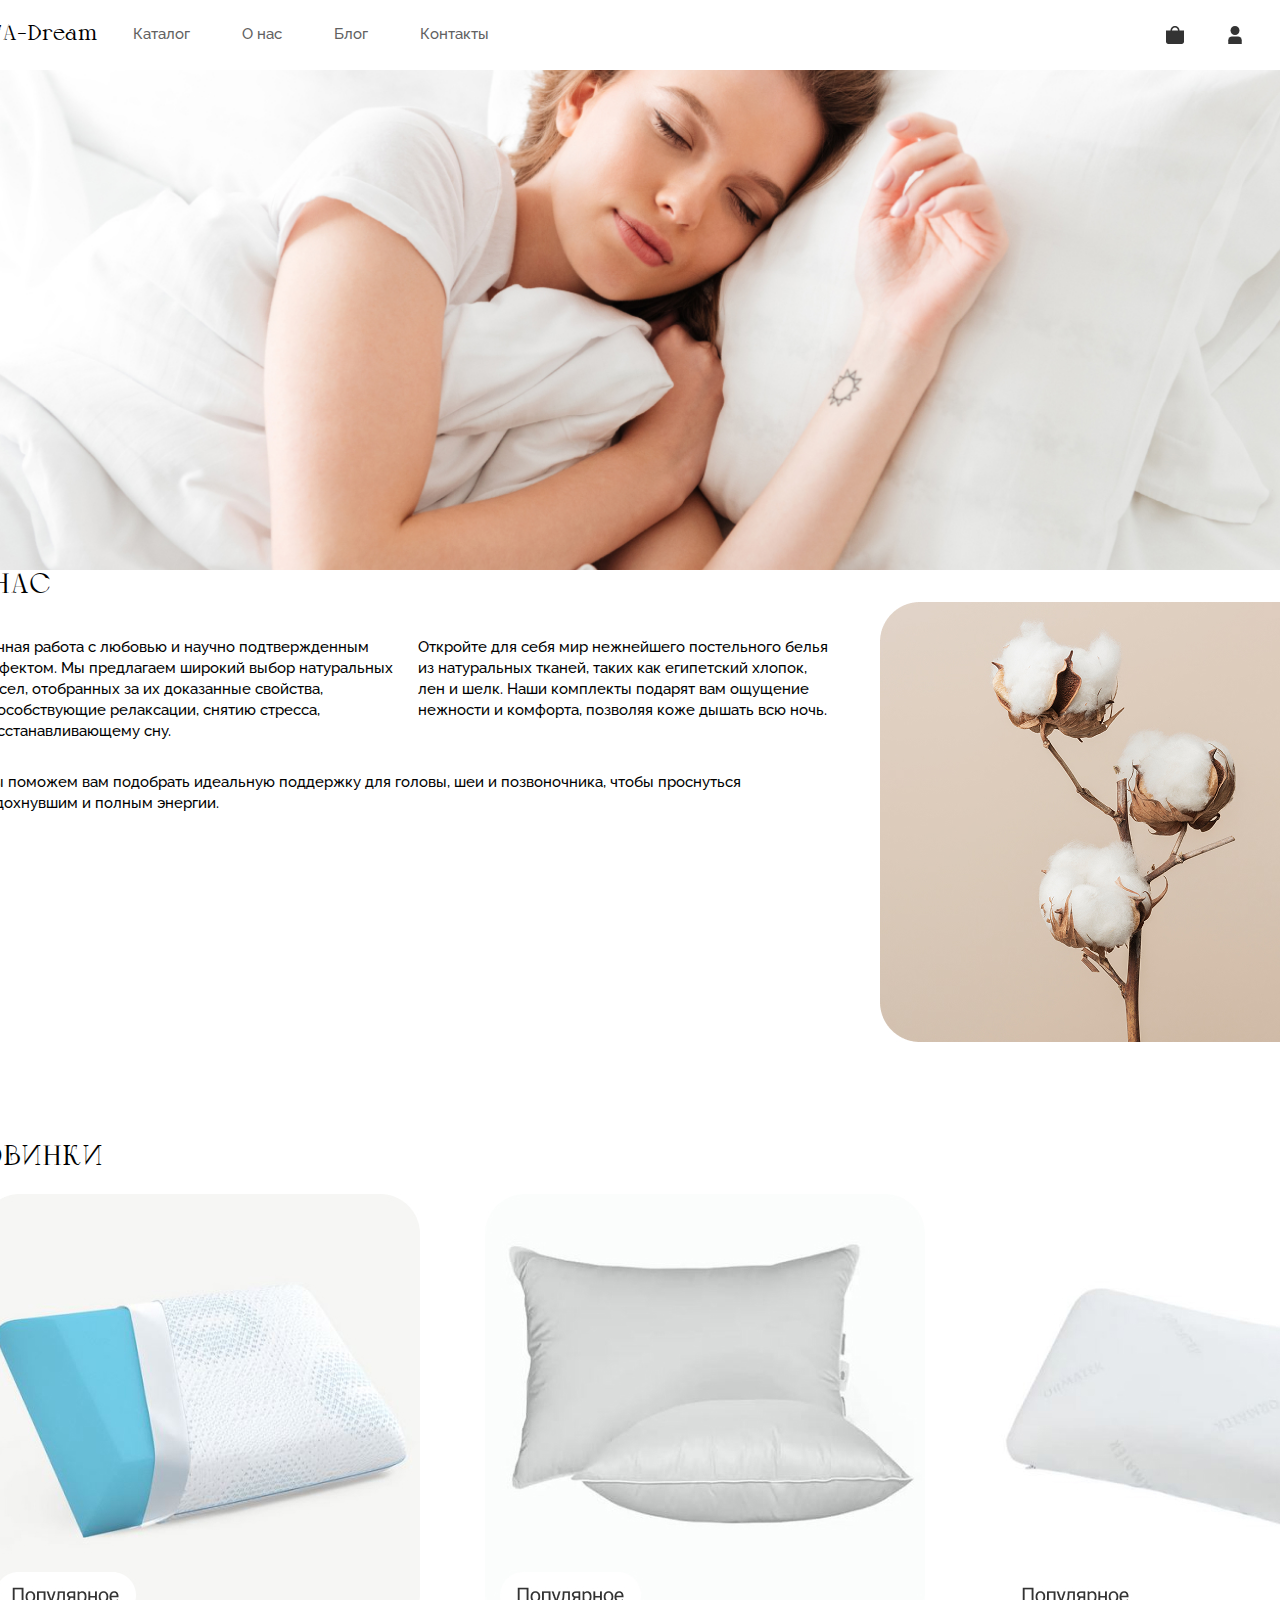
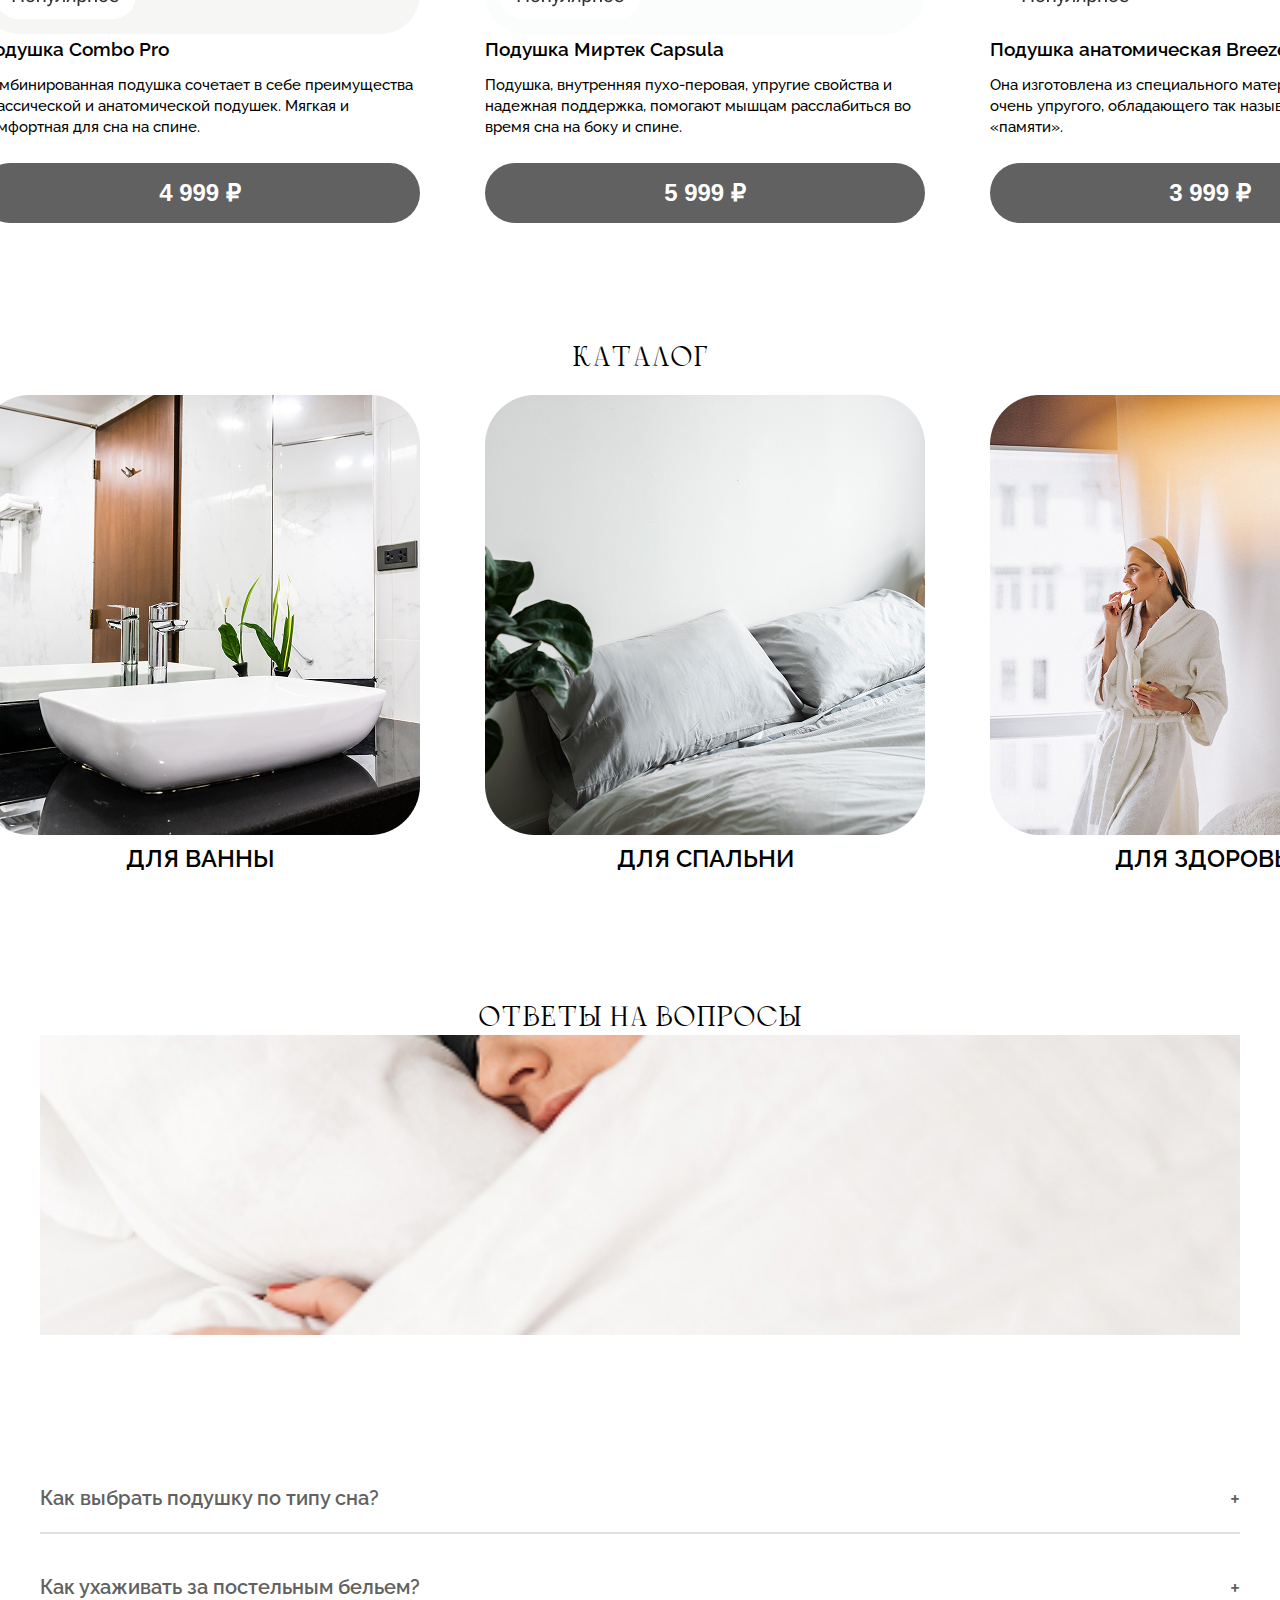
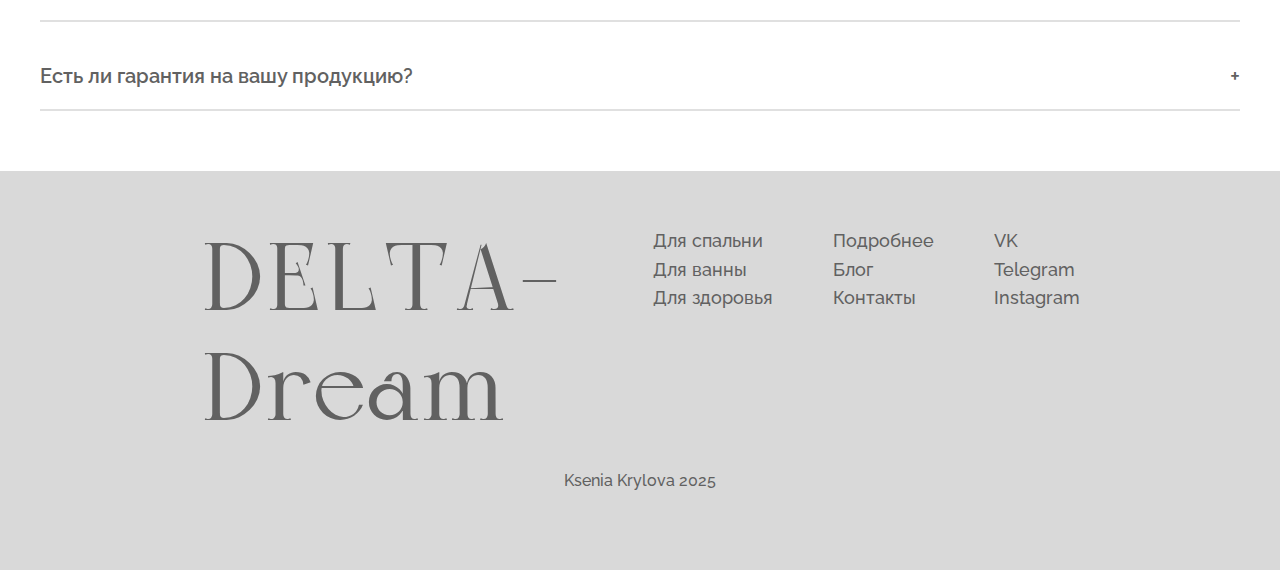
<file: index.html>
<!DOCTYPE html>
<html lang="RU">
<head>
    <meta charset="UTF-8">
    <meta name="viewport" content="width=device-width, initial-scale=1.0">
   <link rel="stylesheet" href="normalize.css">
    <link rel="stylesheet" href="index.css">
    <title>DELTA-Dream</title>

</head>
<body>
    <div class="page">
        <main class="page_content">
            <header class="header">
                <nav class="nav1">
                    <div class="logo">DELTA-Dream</div>    
                    <a href="katalog.html" class="nav_link">Каталог</a>
                    <a href="#o_nas" class="nav_link">О нас</a>
                    <a href="#blog" class="nav_link">Блог</a>
                    <a href="#contact" class="nav_link">Контакты</a>
                </nav>
                <nav class="nav2">
                    <a href="cart.html" class="nav_link" id="cart-link">
                        <img src="./src/assets/icons/Корзина.svg" alt="корзина" class="first-display">
                    </a>
                    <img src="./src/assets/icons/Профиль.svg" alt="профиль" class="first-display">
                    <a href="#" class="nav_link">Вход</a>
                </nav>
            </header>
            
            <div class="first-display">
                <img src="./src/assets/image/фоновая_первая.jpg" alt="кровать" class="first-display">
            </div>
            
            <section class="projects">
              
                <div class="projects_list">
                    <h3 class="card_title" id="o_nas">О НАС</h3>
                    <div class="card">
                        <div class="card_content">
                            <div class="card_content1">
                                <p class="card_description">Ручная работа с любовью и научно подтвержденным эффектом. Мы предлагаем широкий выбор натуральных масел, отобранных за их доказанные свойства, способствующие релаксации, снятию стресса, восстанавливающему сну.</p>
                                <p class="card_description">Откройте для себя мир нежнейшего постельного белья из натуральных тканей, таких как египетский хлопок, лен и шелк. Наши комплекты подарят вам ощущение нежности и комфорта, позволяя коже дышать всю ночь.</p>
                            </div>
                            <p class="card_description">Мы поможем вам подобрать идеальную поддержку для головы, шеи и позвоночника, чтобы проснуться отдохнувшим и полным энергии.</p>
                        </div>
                        <img src="src/assets/image/хлопок.jpg" alt="хлопок" class="card_img">
                    </div>
                    
                    <h3 class="card_title">НОВИНКИ</h3>
                    <div class="card">
                        <div class="card_content">
                            <a href="id_COMBO_PRO.html" class="nav_link">
                                <img src="src/assets/image/подушка_комбо.jpg" alt="COMBO" class="card_img">
                            </a>
                            <h4 class="card_title_p">Подушка Combo Pro</h4>
                            <p class="card_description">Комбинированная подушка сочетает в себе преимущества классической и анатомической подушек. Мягкая и комфортная для сна на спине.</p>
                            <button class="btn btn_round add-to-cart-btn" 
                                    data-product-id="1" 
                                    data-product-name="Подушка Combo Pro" 
                                    data-product-price="4999" 
                                    data-product-image="src/assets/image/подушка_комбо.jpg">
                                4 999 ₽
                            </button>
                        </div>
                        
                        <div class="card_content">
                            <a href="id_MIRTEC_CAPSULE.html" class="nav_link">
                                <img src="src/assets/image/подушка_миртек.jpg" alt="MIRTEC" class="card_img">
                            </a>
                            <h4 class="card_title_p">Подушка Миртек Capsula</h4>
                            <p class="card_description">Подушка, внутренняя пухо-перовая, упругие свойства и надежная поддержка, помогают мышцам расслабиться во время сна на боку и спине.</p>
                            <button class="btn btn_round add-to-cart-btn" 
                                    data-product-id="2" 
                                    data-product-name="Подушка Миртек Capsula" 
                                    data-product-price="5999" 
                                    data-product-image="src/assets/image/подушка_миртек.jpg">
                                5 999 ₽
                            </button>
                        </div>
                        
                        <div class="card_content">
                            <a href="id_BREEZE.html" class="nav_link">
                                <img src="src/assets/image/подушка_бриз.jpg" alt="BREEZE" class="card_img">
                            </a>
                            <h4 class="card_title_p">Подушка анатомическая Breeze</h4>
                            <p class="card_description">Она изготовлена из специального материала, эластичного и очень упругого, обладающего так называемым эффектом «памяти».</p>
                            <button class="btn btn_round add-to-cart-btn" 
                                    data-product-id="3" 
                                    data-product-name="Подушка анатомическая Breeze" 
                                    data-product-price="3999" 
                                    data-product-image="src/assets/image/подушка_бриз.jpg">
                                3 999 ₽
                            </button>
                        </div>
                    </div>
                    
                    <h3 class="card_title2" id="katalog">КАТАЛОГ</h3>  
                    <div class="card">
                        <div class="card_content category-card" onclick="window.location.href='katalog_vanna.html'">
                            <img src="src/assets/image/для_ванной.png" alt="ванная" class="card_img">
                            <h4 class="card_title1">
                                <a href="katalog_vanna.html">ДЛЯ ВАННЫ</a>
                            </h4>
                        </div>
                        <div class="card_content category-card" onclick="window.location.href='katalog.html'">
                            <img src="src/assets/image/спальня.jpg" alt="СПАЛЬНЯ" class="card_img">
                            <h4 class="card_title1">
                                <a href="katalog.html">ДЛЯ СПАЛЬНИ</a>
                            </h4>                        
                        </div>
                        <div class="card_content category-card" onclick="window.location.href='katalog _zdorove.html'">
                            <img src="src/assets/image/для_здоровья.jpg" alt="здоровье" class="card_img">
                            <h4 class="card_title1">
                                <a href="katalog_zdorove.html">ДЛЯ ЗДОРОВЬЯ</a>
                            </h4>                        
                        </div>
                    </div>
                    
                    <h3 class="card_title2" id="blog">ОТВЕТЫ НА ВОПРОСЫ</h3>
                    <div class="faq-container">
                        <div class="faq-image">
                            <img src="src/assets/image/о_нас.jpg" alt="О нас" class="faq-img">
                        </div>
                        <div class="faq-section">
                            <div class="faq-item">
                                <div class="faq-question">
                                    <span>Как выбрать подушку по типу сна?</span>
                                    <span class="faq-icon">+</span>
                                </div>
                                <div class="faq-answer">
                                    <p>Для сна на спине подходят подушки средней высоты, для сна на боку - более высокие подушки, а для сна на животе - низкие и мягкие подушки.</p>
                                </div>
                            </div>
                            <div class="faq-item">
                                <div class="faq-question">
                                    <span>Как ухаживать за постельным бельем?</span>
                                    <span class="faq-icon">+</span>
                                </div>
                                <div class="faq-answer">
                                    <p>Рекомендуем стирать при температуре 30-40°C, использовать мягкие моющие средства и избегать отбеливателей. Сушить лучше в естественных условиях.</p>
                                </div>
                            </div>
                            <div class="faq-item">
                                <div class="faq-question">
                                    <span>Есть ли гарантия на вашу продукцию?</span>
                                    <span class="faq-icon">+</span>
                                </div>
                                <div class="faq-answer">
                                    <p>Да, на все наши товары предоставляется гарантия от 1 до 3 лет в зависимости от категории товара.</p>
                                </div>
                            </div>                 
                        </div>
                    </div>
                </div>
            </section>
            
            <div class="contacts" id="contact"></div>
        </main>
        </div>
        <footer class="footer">
            <div class="footer-content">
                <div class="logo">DELTA-Dream</div>
                <div class="footer_colomn">
                    <ul>
                        <li>Для спальни</li>
                        <li>Для ванны</li>
                        <li>Для здоровья</li>
                    </ul>
                </div>
                <div class="footer_colomn">
                    <ul>
                        <li>Подробнее</li>
                        <li>Блог</li>
                        <li>Контакты</li>
                    </ul>
                </div>
                <div class="footer_colomn">
                    <ul>
                        <li>VK</li>
                        <li>Telegram</li>
                        <li>Instagram</li>   
                    </ul>
                </div>
            </div>
            <div class="copyright">Ksenia Krylova 2025</div> 
        </footer>          
    
    
    <script>
        document.addEventListener('DOMContentLoaded', function() {
            
            const faqQuestions = document.querySelectorAll('.faq-question');        
            faqQuestions.forEach(question => {
                question.addEventListener('click', function() {
                    const answer = this.nextElementSibling;
                    const icon = this.querySelector('.faq-icon');
                    const isActive = this.classList.contains('active');

                    document.querySelectorAll('.faq-question').forEach(q => {
                        q.classList.remove('active');
                    });
                    document.querySelectorAll('.faq-icon').forEach(i => {
                        i.textContent = '+';
                    });
                    document.querySelectorAll('.faq-answer').forEach(a => {
                        a.style.maxHeight = null;
                    });
                    
                    if (!isActive) {
                        this.classList.add('active');
                        icon.textContent = '−';
                        answer.style.maxHeight = answer.scrollHeight + "px";
                    }
                });
            });
            
            function getCart() {
                const cart = localStorage.getItem('cart');
                return cart ? JSON.parse(cart) : [];
            }
            function saveCart(cart) {
                localStorage.setItem('cart', JSON.stringify(cart));
            }
            function animateButton(button) {
                button.classList.add('add-to-cart-animation');
                setTimeout(() => {
                    button.classList.remove('add-to-cart-animation');
                }, 300);
            }
            function addToCart(product) {
                const cart = getCart();
                const existingItemIndex = cart.findIndex(item => item.id === product.id);
                
                if (existingItemIndex !== -1) {
                    cart[existingItemIndex].quantity += 1;
                } else {

                    cart.push({
                        id: product.id,
                        name: product.name,
                        price: product.price,
                        image: product.image,
                        quantity: 1
                    });
                }

                saveCart(cart);
            }

            document.querySelectorAll('.add-to-cart-btn').forEach(button => {
                button.addEventListener('click', function() {
                    const product = {
                        id: parseInt(this.getAttribute('data-product-id')),
                        name: this.getAttribute('data-product-name'),
                        price: parseInt(this.getAttribute('data-product-price')),
                        image: this.getAttribute('data-product-image')
                    };
                    
                    addToCart(product);
                    animateButton(this);
                });
            });
            const logo = document.querySelector('.logo');
            if (logo) {
                logo.addEventListener('click', function() {
                    window.location.href = 'index.html';
                });
                logo.style.cursor = 'pointer';
            }
            document.querySelectorAll('.category-card').forEach(card => {
                card.addEventListener('click', function(e) {
                    if (e.target.tagName !== 'A') {
                        const link = this.querySelector('a');
                        if (link) {
                            window.location.href = link.getAttribute('href');
                        }
                    }
                });
            });
        });
    </script>
</body>
</html>
</file>
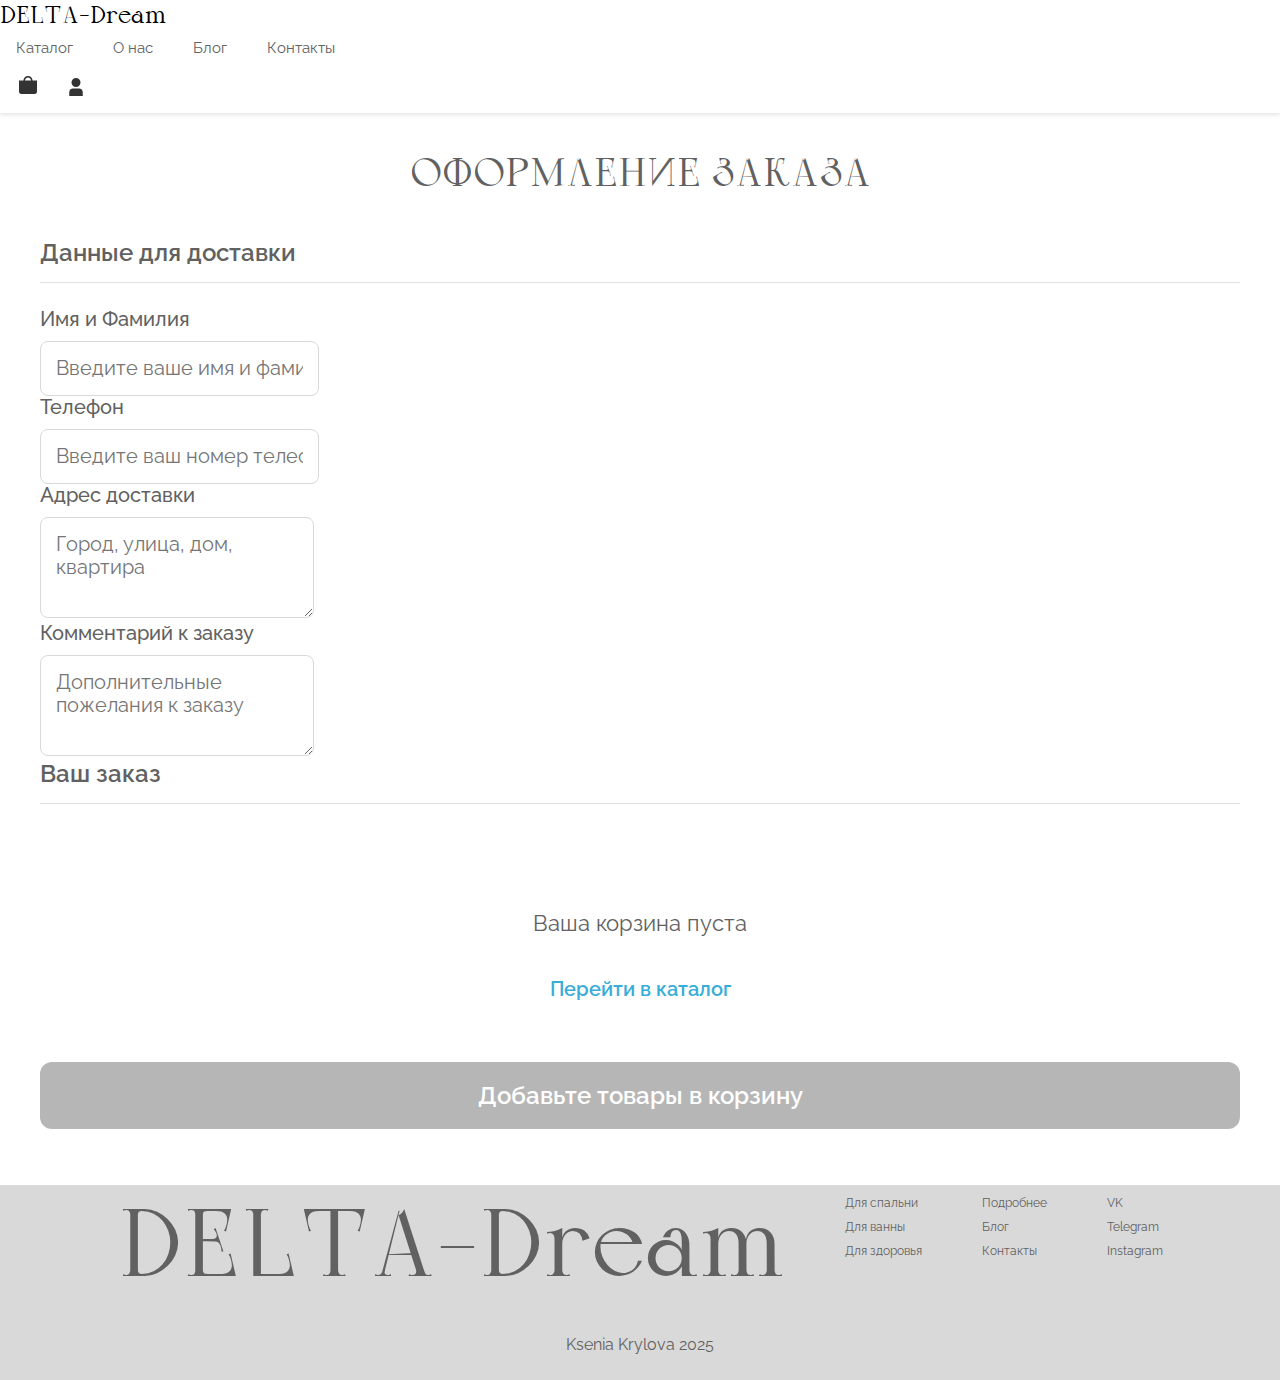
<file: cabinet.html>
<!DOCTYPE html>
<html lang="RU">
<head>
    <meta charset="UTF-8">
    <meta name="viewport" content="width=device-width, initial-scale=1.0">
    <link rel="stylesheet" href="normalize.css">    
    <title>DELTA-Dream - Оформление заказа</title>
    <link href="https://cdn.jsdelivr.net/npm/bootstrap@5.0.2/dist/css/bootstrap.min.css" rel="stylesheet" integrity="sha384-EVSTQN3/azprG1Anm3QDgpJLIm9Nao0Yz1ztcQTwFspd3yD65VohhpuuCOmLASjC" crossorigin="anonymous">
    <link rel="stylesheet" href="index.css">
    <style>
        body {
            font-family: 'Railway', sans-serif;
        }
        
        .checkout-page {
            max-width: 1200px;
            margin: 0 auto;
            padding: 40px 20px;
        }
        
        .checkout-title {
            font-family: 'Calypso', sans-serif;
            font-weight: 500;
            font-size: 10rem;
            color: #616161;
            margin-bottom: 40px;
            text-align: center;
        }
        
        .section-title {
            font-family: 'Railway', sans-serif;
            font-weight: 600;
            font-size: 6rem;
            color: #616161;
            margin-bottom: 25px;
            padding-bottom: 15px;
            border-bottom: 1px solid #e0e0e0;
        }
        
        .form-label {
            display: block;
            font-family: 'Railway', sans-serif;
            font-weight: 500;
            font-size: 5rem;
            color: #616161;
            margin-bottom: 10px;
        }
        
        .form-control {
            padding: 15px;
            font-family: 'Railway', sans-serif;
            font-size: 5rem;
            border: 1px solid #d9d9d9;
            border-radius: 8px;
            transition: all 0.3s ease;
        }
        
        .form-control:focus {
            outline: none;
            border-color: #38ADD8;
            box-shadow: 0 0 0 0.2rem rgba(56, 173, 216, 0.25);
        }
        
        .order-summary {
            background-color: #f9f9f9;
            border-radius: 12px;
            padding: 30px;
            margin-bottom: 25px;
        }
        
        .order-items {
            margin-bottom: 20px;
        }
        
        .order-item {
            display: flex;
            justify-content: space-between;
            align-items: center;
            padding: 15px 0;
            border-bottom: 1px solid #e0e0e0;
        }
        
        .order-item:last-child {
            border-bottom: none;
        }
        
        .item-name {
            font-family: 'Railway', sans-serif;
            font-weight: 500;
            font-size: 5rem;
            color: #616161;
        }
        
        .item-price {
            font-family: 'Railway', sans-serif;
            font-weight: 600;
            font-size: 5rem;
            color: #616161;
        }
        
        .order-totals {
            margin-top: 20px;
            padding-top: 20px;
            border-top: 1px solid #d9d9d9;
        }
        
        .total-row {
            display: flex;
            justify-content: space-between;
            font-family: 'Railway', sans-serif;
            font-size: 5rem;
            color: #616161;
            margin-bottom: 10px;
        }
        
        .total-label {
            font-weight: 400;
        }
        
        .total-value {
            font-weight: 600;
        }
        
        .grand-total {
            font-size: 6rem;
            margin-top: 15px;
            padding-top: 15px;
            border-top: 2px solid #d9d9d9;
        }
     
        .pay-btn {
            padding: 20px;
            background-color: #616161;
            color: white;
            border: none;
            border-radius: 12px;
            font-family: 'Railway', sans-serif;
            font-weight: 600;
            font-size: 6rem;
            cursor: pointer;
            transition: all 0.3s ease;
            display: flex;
            align-items: center;
            justify-content: center;
            gap: 15px;
            width: 100%;
        }
        
        .pay-btn:hover {
            background-color: #38ADD8;
            transform: translateY(-2px);
        }
        
        .pay-btn:disabled {
            background-color: #b6b6b6;
            cursor: not-allowed;
            transform: none;
        }
        
        .pay-btn:disabled:hover {
            background-color: #b6b6b6;
            transform: none;
        }
        
        .empty-cart-message {
            text-align: center;
            padding: 60px 20px;
            font-family: 'Railway', sans-serif;
            font-size: 5.5rem;
            color: #616161;
        }
        
        .continue-shopping {
            display: inline-block;
            margin-top: 20px;
            color: #38ADD8;
            text-decoration: none;
            font-weight: 600;
            font-size: 5rem;
        }
        
        .continue-shopping:hover {
            text-decoration: underline;
        }
        
        .order-success-modal {
            position: fixed;
            top: 0;
            left: 0;
            right: 0;
            bottom: 0;
            background-color: rgba(255, 255, 255, 0.95);
            display: none;
            justify-content: center;
            align-items: center;
            z-index: 1050;
            flex-direction: column;
            padding: 20px;
        }
        
        .success-image {
            max-width: 600px;
            width: 100%;
            height: auto;
            border-radius: 15px;
            box-shadow: 0 4px 20px rgba(0, 0, 0, 0.1);
            margin-bottom: 30px;
        }
        
        .success-message {
            text-align: center;
            font-family: 'Railway', sans-serif;
            font-size: 5rem;
            color: #616161;
            margin-bottom: 30px;
            max-width: 600px;
        }
        
        .continue-btn {
            padding: 15px 40px;
            background-color: #38ADD8;
            color: white;
            border: none;
            border-radius: 8px;
            font-family: 'Railway', sans-serif;
            font-weight: 600;
            font-size: 5rem;
            cursor: pointer;
            transition: all 0.3s ease;
        }
        
        .continue-btn:hover {
            background-color: #2a8db3;
            transform: translateY(-2px);
        }
     
        .header {
            background-color: #fff;
            box-shadow: 0 2px 4px rgba(0,0,0,0.1);
            padding: 1rem 0;
        }
        
        .nav1, .nav2 {
            display: flex;
            align-items: center;
            gap: 2rem;
        }
        
        .logo {
            font-family: 'Calypso', sans-serif;
            font-size: 6rem;
            color: #000000;
            margin-right: auto;
            cursor: pointer;
        }
        
        .nav_link {
            color: #616161;
            text-decoration: none;
            font-family: 'Railway', sans-serif;
            transition: color 0.3s ease;
        }
        
        .nav_link:hover {
            color: #38ADD8;
        }
        
        .footer {
            background-color: #f8f9fa;
            padding: 3rem 0 1.5rem;
            margin-top: 4rem;
        }
        
        .footer-content {
            max-width: 1200px;
            margin: 0 auto;
            padding: 0 20px;
        }
        
        .footer_colomn ul {
            list-style: none;
            padding: 0;
        }
        
        .footer_colomn li {
            margin-bottom: 0.5rem;
            color: #616161;
            font-family: 'Railway', sans-serif;
            font-size: 3rem;
        }
        
        .copyright {
            text-align: center;
            margin-top: 2rem;
            color: #616161;
            font-family: 'Railway', sans-serif;
        }
        
        @font-face {
            font-family: 'Calypso';
            src: url('./src/assets/fonts/Calypso.ttf');
            font-weight: 500;
        }
        
        @font-face {
            font-family: 'Railway';
            src: url('./src/assets/fonts/Raleway-VariableFont_wght.ttf');
            font-weight: 400;
        }
        
        @font-face {
            font-family: 'Railway';
            src: url('./src/assets/fonts/Raleway-VariableFont_wght.ttf');
            font-weight: 500;
        }
        
        @font-face {
            font-family: 'Railway';
            src: url('./src/assets/fonts/Raleway-VariableFont_wght.ttf');
            font-weight: 600;
        }
       
        @media (max-width: 768px) {
            .checkout-title {
                font-size: 5rem;
            }
            
            .section-title {
                font-size: 4rem;
            }
            
            .form-label,
            .form-control,
            .item-name,
            .item-price,
            .total-row,
            .continue-shopping {
                font-size: 3rem;
            }
            
            .grand-total {
                font-size: 4rem;
            }
            
            .pay-btn {
                font-size: 4rem;
                padding: 15px;
            }
            
            .empty-cart-message {
                font-size: 3.5rem;
            }
            
            .success-message,
            .continue-btn {
                font-size: 3rem;
            }
            
            .nav1, .nav2 {
                gap: 1rem;
            }
        }
        
        @media (max-width: 576px) {
            .checkout-title {
                font-size: 3.5rem;
            }
            
            .section-title {
                font-size: 2.5rem;
            }
            
            .form-label,
            .form-control,
            .item-name,
            .item-price,
            .total-row,
            .continue-shopping {
                font-size: 2rem;
            }
            
            .grand-total {
                font-size: 2.5rem;
            }
            
            .pay-btn {
                font-size: 2.5rem;
                padding: 12px;
            }
            
            .empty-cart-message {
                font-size: 2.5rem;
            }
            
            .success-message,
            .continue-btn {
                font-size: 2rem;
            }
        }
    </style>
</head>
<body>
    <div class="container-fluid p-0">
        <main class="page_content">
           
            <header class="header">
                <div class="container">
                    <div class="d-flex justify-content-between align-items-center">
                        <div class="d-flex align-items-center">
                            <div class="logo me-5">DELTA-Dream</div>
                            <nav class="nav1 d-none d-md-flex">
                                <a href="katalog.html" class="nav_link me-4">Каталог</a>
                                <a href="index.html" class="nav_link me-4">О нас</a>
                                <a href="index.html" class="nav_link me-4">Блог</a>
                                <a href="index.html" class="nav_link">Контакты</a>
                            </nav>
                        </div>
                        <nav class="nav2 d-flex align-items-center">
                            <a href="cart.html" class="nav_link me-4">
                                <img src="./src/assets/icons/Корзина.svg" alt="корзина" width="24" height="24">
                            </a>
                            <img src="./src/assets/icons/Профиль.svg" alt="профиль" class="me-3" width="24" height="24">
                        </nav>
                    </div>

                </div>
            </header>
            
            
            <div class="checkout-page">
                <div class="container">
                    <h1 class="checkout-title mb-5">ОФОРМЛЕНИЕ ЗАКАЗА</h1>
                    
                    <div class="row g-5">
                        
                        <div class="col-lg-6 ">
                            <h2 class="section-title">Данные для доставки</h2>
                            
                            <form id="checkout-form">
                                <div class="mb-4">
                                    <label for="name" class="form-label">Имя и Фамилия</label>
                                    <input type="text" id="name" class="form-control" placeholder="Введите ваше имя и фамилию">
                                </div>
                                
                                <div class="mb-4">
                                    <label for="phone" class="form-label">Телефон</label>
                                    <input type="tel" id="phone" class="form-control" placeholder="Введите ваш номер телефона">
                                </div>
                                
                                <div class="mb-4">
                                    <label for="address" class="form-label">Адрес доставки</label>
                                    <textarea id="address" class="form-control" rows="3" placeholder="Город, улица, дом, квартира"></textarea>
                                </div>
                                
                                <div class="mb-4">
                                    <label for="comment" class="form-label">Комментарий к заказу</label>
                                    <textarea id="comment" class="form-control" rows="3" placeholder="Дополнительные пожелания к заказу"></textarea>
                                </div>
                            </form>
                        </div>
                        
                        
                        <div class="col-lg-6 checkout-order-section">
                            <h2 class="section-title">Ваш заказ</h2>
                            
                            <div id="order-summary-container" class="mb-4">
                            
                            </div>
                            
                            <button id="pay-btn" class="pay-btn" onclick="processOrder()">
                                <span>Оплатить</span>
                                <span id="pay-total">0 ₽</span>
                            </button>
                        </div>
                    </div>
                </div>
            </div>
        </main>
    </div>
    <div class="order-success-modal" id="success-modal">
        <div class="container">
            <div class="row justify-content-center">
                <div class="col-md-8 col-lg-6 text-center">
                    <img src="./src/assets/image/Заказ_оформлен.png" alt="Заказ оформлен" class="success-image img-fluid mb-4" id="success-image">
                    <div class="success-message mb-4" id="success-text">
                        Заказ успешно оформлен!<br>
                        Мы свяжемся с вами для подтверждения
                    </div>
                    <button class="continue-btn" id="continue-btn">Продолжить покупки</button>
                </div>
            </div>
        </div>
    </div>
 <footer class="footer">
            <div class="footer-content">
                <div class="logo">DELTA-Dream</div>
                <div class="footer_colomn">
                    <ul>
                        <li>Для спальни</li>
                        <li>Для ванны</li>
                        <li>Для здоровья</li>
                    </ul>
                </div>
                <div class="footer_colomn">
                    <ul>
                        <li>Подробнее</li>
                        <li>Блог</li>
                        <li>Контакты</li>
                    </ul>
                </div>
                <div class="footer_colomn">
                    <ul>
                        <li>VK</li>
                        <li>Telegram</li>
                        <li>Instagram</li>   
                    </ul>
                </div>
            </div>
            <div class="copyright">Ksenia Krylova 2025</div> 
        </footer>          
    
    <script src="https://cdn.jsdelivr.net/npm/bootstrap@5.0.2/dist/js/bootstrap.bundle.min.js" integrity="sha384-MrcW6ZMFYlzcLA8Nl+NtUVF0sA7MsXsP1UyJoMp4YLEuNSfAP+JcXn/tWtIaxVXM" crossorigin="anonymous"></script>
    
    <script>
        document.addEventListener('DOMContentLoaded', function() {
            
            const orderSummaryContainer = document.getElementById('order-summary-container');
            const payBtn = document.getElementById('pay-btn');
            const payTotal = document.getElementById('pay-total');
            const successModal = document.getElementById('success-modal');
            const successText = document.getElementById('success-text');
            const successImage = document.getElementById('success-image');
            const continueBtn = document.getElementById('continue-btn');
            
            function getCart() {
                const cart = localStorage.getItem('cart');
                return cart ? JSON.parse(cart) : [];
            }
            
            function formatPrice(price) {
                return price.toString().replace(/\B(?=(\d{3})+(?!\d))/g, " ");
            }
            
            function loadOrderSummary() {
                const cart = getCart();
                
                if (cart.length === 0) {
                    orderSummaryContainer.innerHTML = `
                        <div class="empty-cart-message">
                            <p>Ваша корзина пуста</p>
                            <a href="katalog.html" class="continue-shopping">Перейти в каталог</a>
                        </div>
                    `;
                    payBtn.disabled = true;
                    payBtn.innerHTML = '<span>Добавьте товары в корзину</span>';
                    return;
                }
                
                let totalItems = 0;
                let totalPrice = 0;
                let itemsHTML = '';
                
                cart.forEach(item => {
                    const itemTotal = item.price * item.quantity;
                    totalItems += item.quantity;
                    totalPrice += itemTotal;
                    
                    itemsHTML += `
                        <div class="order-item">
                            <span class="item-name">${item.name} × ${item.quantity}</span>
                            <span class="item-price">${formatPrice(itemTotal)} ₽</span>
                        </div>
                    `;
                });
                
                const deliveryPrice = totalPrice > 3000 ? 0 : 300;
                const finalPrice = totalPrice + deliveryPrice;
                
                orderSummaryContainer.innerHTML = `
                    <div class="order-summary">
                        <div class="order-items">
                            ${itemsHTML}
                        </div>
                        <div class="order-totals">
                            <div class="total-row">
                                <span class="total-label">Товары (${totalItems} шт.)</span>
                                <span class="total-value">${formatPrice(totalPrice)} ₽</span>
                            </div>
                            <div class="total-row">
                                <span class="total-label">Доставка</span>
                                <span class="total-value">${deliveryPrice === 0 ? 'Бесплатно' : formatPrice(deliveryPrice) + ' ₽'}</span>
                            </div>
                            <div class="total-row grand-total">
                                <span class="total-label">Итого</span>
                                <span class="total-value">${formatPrice(finalPrice)} ₽</span>
                            </div>
                        </div>
                    </div>
                `;
                
                payTotal.textContent = formatPrice(finalPrice) + ' ₽';
                payBtn.disabled = false;
                payBtn.innerHTML = `
                    <span>Оплатить</span>
                    <span>${formatPrice(finalPrice)} ₽</span>
                `;
            }
            
            window.processOrder = function() {
                const cart = getCart();
                
                if (cart.length === 0) {
                    alert('Ваша корзина пуста');
                    return;
                }
                
                const name = document.getElementById('name').value;
                const phone = document.getElementById('phone').value;
                const address = document.getElementById('address').value;
                const comment = document.getElementById('comment').value;
                
                if (!name || !phone || !address) {
                    alert('Пожалуйста, заполните все обязательные поля: Имя и Фамилия, Телефон и Адрес доставки');
                    return;
                }
                
                const totalPrice = cart.reduce((total, item) => total + (item.price * item.quantity), 0);
                const deliveryPrice = totalPrice > 3000 ? 0 : 300;
                const finalPrice = totalPrice + deliveryPrice;
                
                const orderData = {
                    customer: {
                        name: name,
                        phone: phone,
                        address: address,
                        comment: comment
                    },
                    items: cart,
                    total: finalPrice,
                    date: new Date().toLocaleString('ru-RU'),
                    orderId: 'ORD-' + Date.now()
                };
                
                const orders = JSON.parse(localStorage.getItem('orders') || '[]');
                orders.push(orderData);
                localStorage.setItem('orders', JSON.stringify(orders));
                
                localStorage.removeItem('cart');
                
                successText.innerHTML = `Заказ №${orderData.orderId} успешно оформлен!<br>Сумма заказа: ${formatPrice(finalPrice)} ₽<br>Мы свяжемся с вами для подтверждения`;
                successModal.style.display = 'flex';
                
                window.scrollTo(0, 0);
            
                continueBtn.onclick = function() {
                    successModal.style.display = 'none';
                    window.location.href = 'index.html';
                };
                
                setTimeout(function() {
                    if (successModal.style.display === 'flex') {
                        successModal.style.display = 'none';
                        window.location.href = 'index.html';
                    }
                }, 10000);
            }
            
            loadOrderSummary();

            const logo = document.querySelectorAll('.logo');
            logo.forEach(function(logoItem) {
                logoItem.addEventListener('click', function() {
                    window.location.href = 'index.html';
                });
                logoItem.style.cursor = 'pointer';
            });
        
            successModal.addEventListener('click', function(e) {
                if (e.target === successModal) {
                    successModal.style.display = 'none';
                    window.location.href = 'index.html';
                }
            });
            document.addEventListener('keydown', function(e) {
                if (e.key === 'Escape' && successModal.style.display === 'flex') {
                    successModal.style.display = 'none';
                    window.location.href = 'index.html';
                }
            });
        });
    </script>
</body>
</html>
</file>
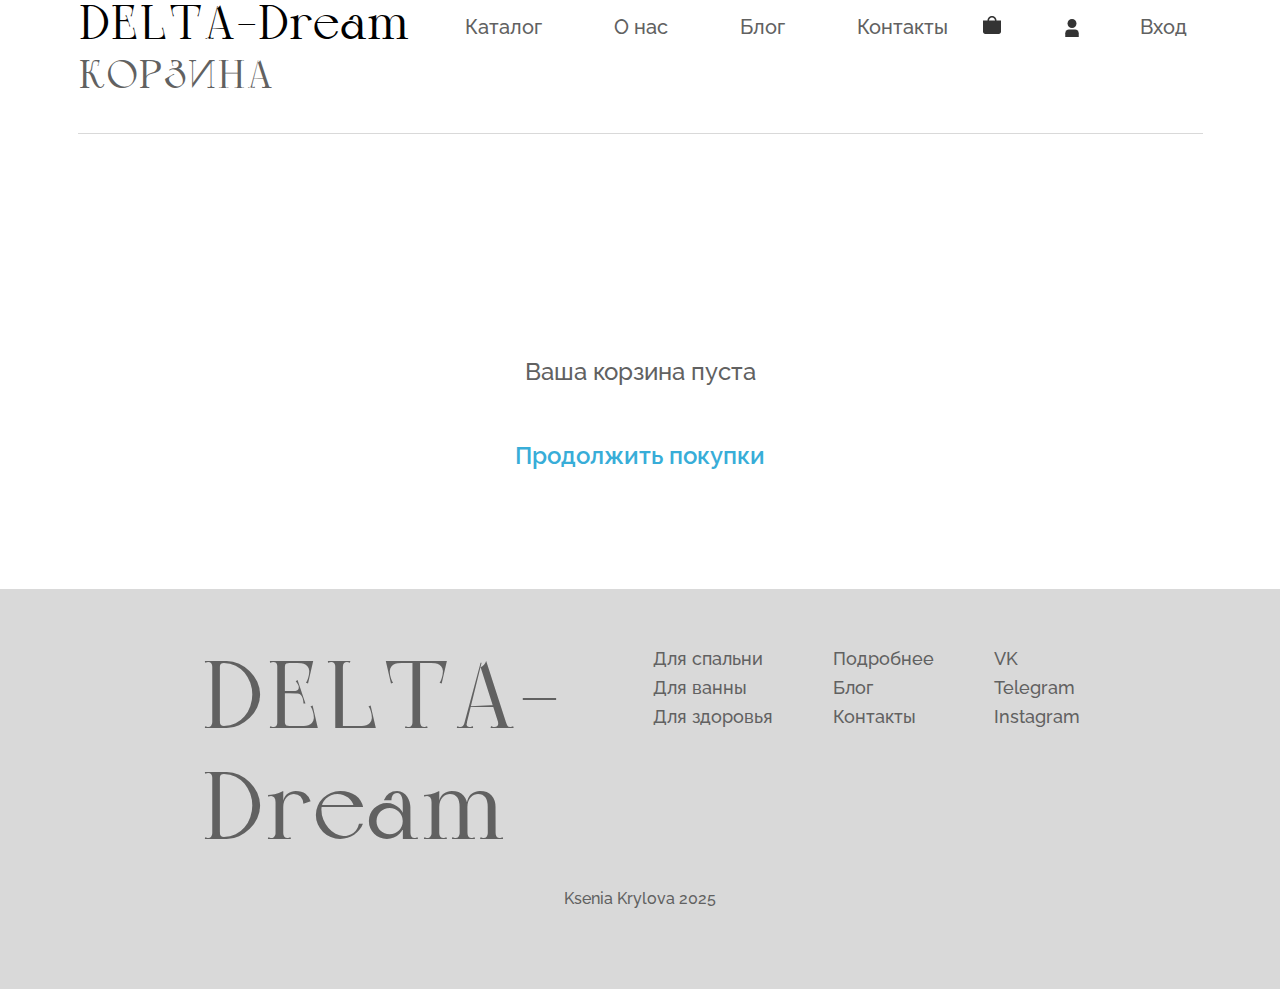
<file: cart.html>
<!DOCTYPE html>
<html lang="RU">
<head>
    <meta charset="UTF-8">
    <meta name="viewport" content="width=device-width, initial-scale=1.0">
    <link rel="stylesheet" href="normalize.css">
    <link rel="stylesheet" href="cart.css">
    <title>DELTA-Dream - Корзина</title>

</head>
<body>
    <div class="page">
        <main class="page_content">
            <header class="header">
                <nav class="nav1">
                    <div class="logo">DELTA-Dream</div>    
                    <a href="katalog.html" class="nav_link">Каталог</a>
                    <a href="index.html" class="nav_link">О нас</a>
                    <a href="index.html#blog" class="nav_link">Блог</a>
                    <a href="index.html#contact" class="nav_link">Контакты</a>
                </nav>
                <nav class="nav2">
                    <a href="cart.html" class="nav_link">
                        <img src="./src/assets/icons/Корзина.svg" alt="корзина" class="first-display" id="cart-icon-header">
                    </a>
                    <img src="./src/assets/icons/Профиль.svg" alt="профиль" class="first-display">
                    <a href="#" class="nav_link">Вход</a>
                </nav>
            </header>
            
            <div class="cart-page">
                <div class="cart-header">
                    <h1 class="cart-title">КОРЗИНА</h1>
                </div>
                
                <div class="cart-items" id="cart-items-container">
                </div>
                
                <div class="empty-cart" id="empty-cart-message">
                    <p>Ваша корзина пуста</p>
                    <a href="index.html#katalog" class="continue-shopping">Продолжить покупки</a>
                </div>
                
                <div class="cart-summary" id="cart-summary">
                    <div class="cart-totals">
                        <div class="total-row">
                            <span class="total-label" id="total-items-label">Товары (0 шт.)</span>
                            <span class="total-value" id="total-items-price">0 ₽</span>
                        </div>
                        <div class="total-row">
                            <span class="total-label">Доставка</span>
                            <span class="total-value">Бесплатно</span>
                        </div>
                        <div class="total-row grand-total">
                            <span class="total-label">Итого</span>
                            <span class="total-value" id="grand-total-price">0 ₽</span>
                        </div>
                    </div>
                    <button class="checkout-btn" id="checkout-btn" disabled>
                        <span>Оформить заказ</span>
                        <span class="total-amount" id="checkout-total">0 ₽</span>
                    </button>
                </div>
            </div>
        </main>
    </div>
    
    <footer class="footer">
        <div class="footer-content">
            <div class="logo">DELTA-Dream</div>
            <div class="footer_colomn">
                <ul>
                    <li>Для спальни</li>
                    <li>Для ванны</li>
                    <li>Для здоровья</li>
                </ul>
            </div>
            <div class="footer_colomn">
                <ul>
                    <li>Подробнее</li>
                    <li>Блог</li>
                    <li>Контакты</li>
                </ul>
            </div>
            <div class="footer_colomn">
                <ul>
                    <li>VK</li>
                    <li>Telegram</li>
                    <li>Instagram</li>   
                </ul>
            </div>
        </div>
        <div class="copyright">Ksenia Krylova 2025</div> 
    </footer>
    
    <script>
        document.addEventListener('DOMContentLoaded', function() {
            const cartItemsContainer = document.getElementById('cart-items-container');
            const emptyCartMessage = document.getElementById('empty-cart-message');
            const cartSummary = document.getElementById('cart-summary');
            const totalItemsLabel = document.getElementById('total-items-label');
            const totalItemsPrice = document.getElementById('total-items-price');
            const grandTotalPrice = document.getElementById('grand-total-price');
            const checkoutTotal = document.getElementById('checkout-total');
            const checkoutBtn = document.getElementById('checkout-btn');
            const cartIconHeader = document.getElementById('cart-icon-header');
           
            function getCart() {
                const cart = localStorage.getItem('cart');
                return cart ? JSON.parse(cart) : [];
            }

            function saveCart(cart) {
                localStorage.setItem('cart', JSON.stringify(cart));
            }
   
            function formatPrice(price) {
                return price.toString().replace(/\B(?=(\d{3})+(?!\d))/g, " ");
            }

            function getNoun(number, one, two, five) {
                let n = Math.abs(number);
                n %= 100;
                if (n >= 5 && n <= 20) {
                    return five;
                }
                n %= 10;
                if (n === 1) {
                    return one;
                }
                if (n >= 2 && n <= 4) {
                    return two;
                }
                return five;
            }
            
            function loadCartFromStorage() {
                const cart = getCart();
                
                if (cart.length === 0) {
                    emptyCartMessage.style.display = 'block';
                    cartSummary.style.display = 'none';
                    cartItemsContainer.innerHTML = '';
                    return;
                }
                
                emptyCartMessage.style.display = 'none';
                cartSummary.style.display = 'flex';
                cartItemsContainer.innerHTML = '';
                
                cart.forEach(item => {
                    const itemHTML = `
                        <div class="cart-item" data-id="${item.id}" data-price="${item.price}">
                            <img src="${item.image}" alt="${item.name}" class="cart-item-image">
                            <div class="cart-item-info">
                                <div class="cart-item-title-price">
                                    <h3 class="cart-item-title">${item.name}</h3>
                                    <div class="cart-item-price">${formatPrice(item.price)} ₽</div>
                                </div>
                                
                                <div class="cart-item-controls">
                                    <div class="quantity-controls">
                                        <button class="quantity-btn minus-btn">-</button>
                                        <input type="number" class="quantity-input" value="${item.quantity}" min="1" max="10">
                                        <button class="quantity-btn plus-btn">+</button>
                                    </div>
                                    <div class="item-total-price">${formatPrice(item.price * item.quantity)} ₽</div>
                                    <button class="remove-btn">Удалить</button>
                                </div>
                            </div>
                        </div>
                    `;
                    
                    cartItemsContainer.insertAdjacentHTML('beforeend', itemHTML);
                });
                
                attachEventListeners();
                
                updateCartTotals();
            }
            
            function updateCartTotals() {
                let totalItems = 0;
                let totalPrice = 0;
                
                document.querySelectorAll('.cart-item').forEach(item => {
                    const priceElement = item.querySelector('.cart-item-price');
                    const quantityInput = item.querySelector('.quantity-input');
                    
                    if (priceElement && quantityInput) {
                        const price = parseFloat(priceElement.textContent.replace(/\s/g, '').replace('₽', ''));
                        const quantity = parseInt(quantityInput.value);
                        
                        totalItems += quantity;
                        totalPrice += price * quantity;
                    }
                });
               
                totalItemsPrice.textContent = formatPrice(totalPrice) + ' ₽';
                grandTotalPrice.textContent = formatPrice(totalPrice) + ' ₽';
                checkoutTotal.textContent = formatPrice(totalPrice) + ' ₽';
                
                totalItemsLabel.textContent = `Товары (${totalItems} ${getNoun(totalItems, 'шт.', 'шт.', 'шт.')})`;
                
                if (totalItems === 0) {
                    checkoutBtn.disabled = true;
                    checkoutBtn.innerHTML = '<span>Добавьте товары в корзину</span>';
                } else {
                    checkoutBtn.disabled = false;
                    checkoutBtn.innerHTML = `
                        <span>Оформить заказ</span>
                        <span class="total-amount">${formatPrice(totalPrice)} ₽</span>
                    `;
                }
            }
            
            function updateCartInStorage() {
                const cartItems = document.querySelectorAll('.cart-item');
                const cart = [];
                
                cartItems.forEach(item => {
                    const id = parseInt(item.getAttribute('data-id'));
                    const price = parseFloat(item.getAttribute('data-price'));
                    const quantity = parseInt(item.querySelector('.quantity-input').value);
                    const name = item.querySelector('.cart-item-title').textContent;
                    const image = item.querySelector('.cart-item-image').src;
                    
                    cart.push({
                        id: id,
                        name: name,
                        price: price,
                        image: image,
                        quantity: quantity
                    });
                });
                
                saveCart(cart);
            }
            
            function attachEventListeners() {

                document.querySelectorAll('.minus-btn').forEach(button => {
                    button.addEventListener('click', function() {
                        const input = this.nextElementSibling;
                        let value = parseInt(input.value);
                        if (value > 1) {
                            input.value = value - 1;
                            const item = this.closest('.cart-item');
                            updateItemTotal(item);
                            updateCartTotals();
                            updateCartInStorage();
                        }
                    });
                });
                
                document.querySelectorAll('.plus-btn').forEach(button => {
                    button.addEventListener('click', function() {
                        const input = this.previousElementSibling;
                        let value = parseInt(input.value);
                        if (value < 10) {
                            input.value = value + 1;
                            const item = this.closest('.cart-item');
                            updateItemTotal(item);
                            updateCartTotals();
                            updateCartInStorage();
                        }
                    });
                });
                
                document.querySelectorAll('.quantity-input').forEach(input => {
                    input.addEventListener('change', function() {
                        let value = parseInt(this.value);
                        if (value < 1) {
                            this.value = 1;
                        } else if (value > 10) {
                            this.value = 10;
                        }
                        
                        const item = this.closest('.cart-item');
                        updateItemTotal(item);
                        updateCartTotals();
                        updateCartInStorage();
                    });
                    
                    input.addEventListener('input', function() {
                        const item = this.closest('.cart-item');
                        updateItemTotal(item);
                        updateCartTotals();
                        updateCartInStorage();
                    });
                    
                    input.addEventListener('keypress', function(e) {
                        const charCode = e.which ? e.which : e.keyCode;
                        if (charCode < 48 || charCode > 57) {
                            e.preventDefault();
                            return false;
                        }
                        return true;
                    });
                });
                
                document.querySelectorAll('.remove-btn').forEach(button => {
                    button.addEventListener('click', function() {
                        const cartItem = this.closest('.cart-item');
                        cartItem.style.opacity = '0.5';
                        cartItem.style.transform = 'translateX(-20px)';
                        
                        setTimeout(() => {
                            cartItem.remove();
                            updateCartTotals();
                            updateCartInStorage();
                            checkEmptyCart();
                        }, 300);
                    });
                });
            }
            
            function calculateItemTotal(price, quantity) {
                return price * quantity;
            }
            
            function updateItemTotal(item) {
                const priceElement = item.querySelector('.cart-item-price');
                const quantityInput = item.querySelector('.quantity-input');
                const itemTotalElement = item.querySelector('.item-total-price');
                
                if (priceElement && quantityInput && itemTotalElement) {
                    const price = parseFloat(priceElement.textContent.replace(/\s/g, '').replace('₽', ''));
                    const quantity = parseInt(quantityInput.value);
                    const itemTotal = calculateItemTotal(price, quantity);
                    
                    itemTotalElement.textContent = formatPrice(itemTotal) + ' ₽';
                }
            }
            
            function checkEmptyCart() {
                const cartItems = document.querySelectorAll('.cart-item');
                
                if (cartItems.length === 0) {
                    emptyCartMessage.style.display = 'block';
                    cartSummary.style.display = 'none';
                } else {
                    emptyCartMessage.style.display = 'none';
                    cartSummary.style.display = 'flex';
                }
            }
            
            checkoutBtn.addEventListener('click', function() {
                if (!this.disabled) {

                    window.location.href = 'cabinet.html';
                }
            });
            
            loadCartFromStorage();
            

            const logo = document.querySelector('.logo');
            if (logo) {
                logo.addEventListener('click', function() {
                    window.location.href = 'index.html';
                });
                logo.style.cursor = 'pointer';
            }
        });
    </script>
</body>
</html>
</file>
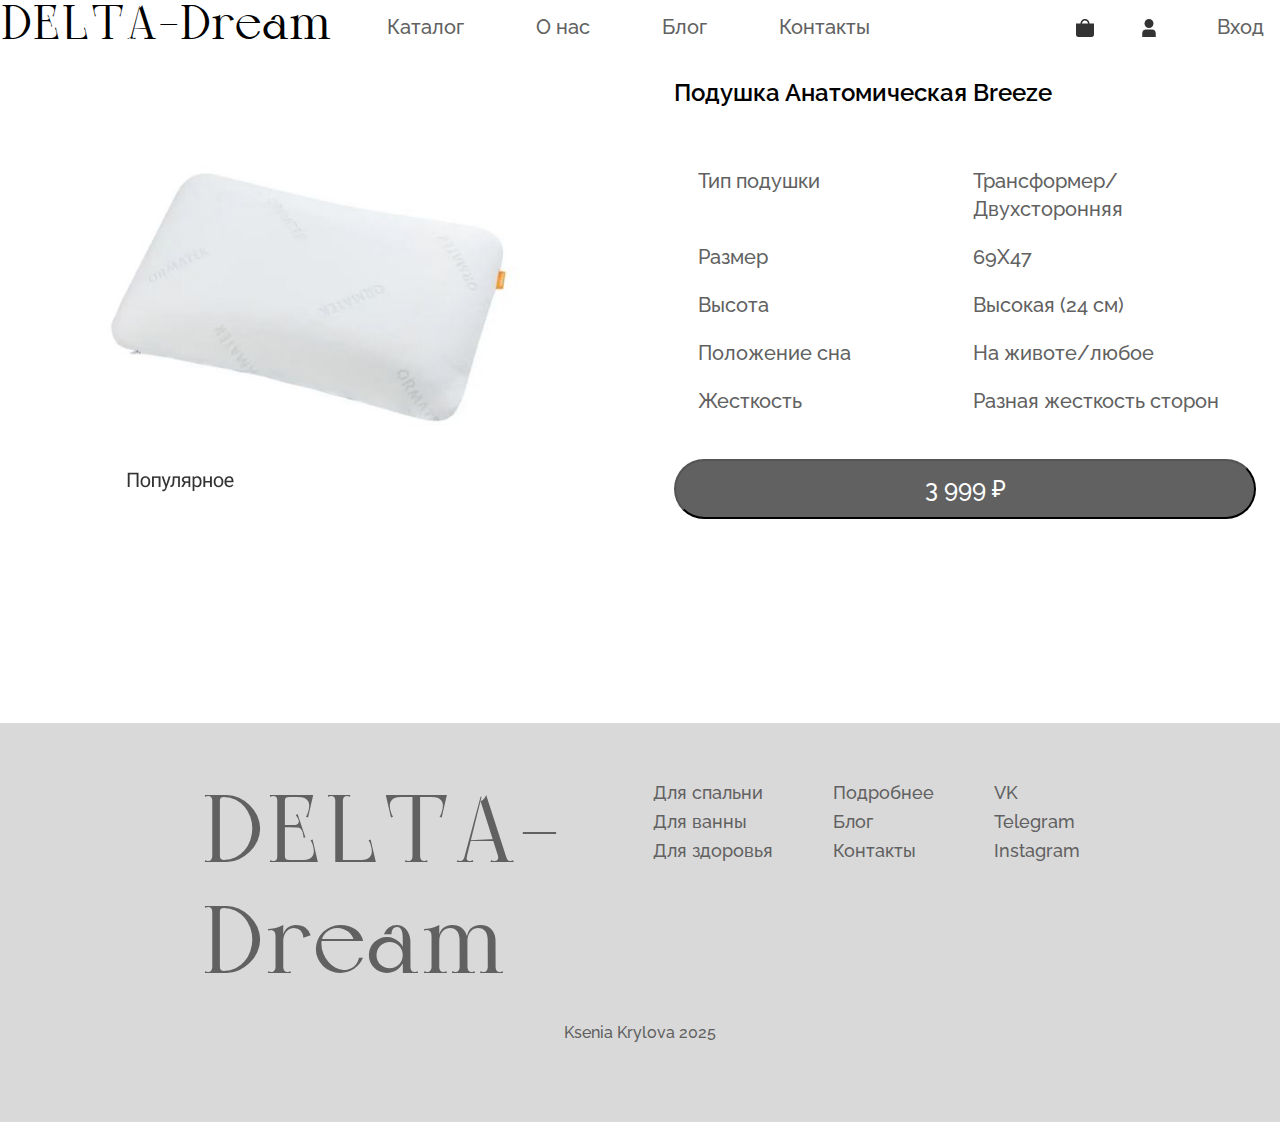
<file: id_BREEZE.html>
<!DOCTYPE html>
<html lang="RU">
<head>
    <meta charset="UTF-8">
    <meta name="viewport" content="width=device-width, initial-scale=1.0">
    <link rel="stylesheet" href="normalize.css">
    <link rel="stylesheet" href="id.css">
    <title>DELTA-Dream</title>
</head>
<body>
    <div class="page">
        <main class="page_content">
            <header class="header">
                <nav class="nav1">
                    <div class="logo">DELTA-Dream</div>    
                    <a href="katalog.html" class="nav_link">Каталог</a>
                    <a href="index.html" class="nav_link">О нас</a>
                    <a href="index.html" class="nav_link">Блог</a>
                    <a href="index.html" class="nav_link">Контакты</a>
                </nav>
                <nav class="nav2">
                    <img src="./src/assets/icons/Корзина.svg" alt="корзина" class="first-display" id="cart-icon">
                    <img src="./src/assets/icons/Профиль.svg" alt="профиль" class="first-display">
                    <a href="#" class="nav_link">Вход</a>
                </nav>
            </header>
            

            <div class="projects" id="katalog">
                <div class="projects_list">
                    <div class="card">
                        <div class="card_content">
                            <img src="src/assets/image/подушка_бриз.jpg" alt="BREEZE" class="card_img">
                            
                        </div>
                        <div class="card_content">
                            
                            <h4 class="card_title_p">Подушка Анатомическая Breeze</h4>
                            <div class="card_content1">
                            <p class="card_description">Тип подушки</p>
                            <p class="card_description">Трансформер/Двухсторонняя</p>
                            <p class="card_description">Размер</p>
                            <p class="card_description">69Х47</p>
                            <p class="card_description">Высота</p>
                            <p class="card_description">Высокая (24 см)</p>
                            <p class="card_description">Положение сна</p>
                            <p class="card_description">На животе/любое</p>
                            <p class="card_description">Жесткость</p>
                            <p class="card_description">Разная жесткость сторон</p>
                            </div>
                            <button class="btn btn_round" id="add-to-cart-btn">3 999 ₽</button>
                        </div>
                    </div>
                </div>
            </div>
        </main>
         
    </div>
    <footer class="footer">
            <div class="footer-content">
                <div class="logo">DELTA-Dream</div>
                <div class="footer_colomn">
                    <ul>
                        <li>Для спальни</li>
                        <li>Для ванны</li>
                        <li>Для здоровья</li>
                    </ul>
                </div>
                <div class="footer_colomn">
                    <ul>
                        <li>Подробнее</li>
                        <li>Блог</li>
                        <li>Контакты</li>
                    </ul>
                </div>
                <div class="footer_colomn">
                    <ul>
                        <li>VK</li>
                        <li>Telegram</li>
                        <li>Instagram</li>   
                    </ul>
                </div>
            </div>
            <div class="copyright">Ksenia Krylova 2025</div> 
        </footer>          
    
    <script>
        document.addEventListener('DOMContentLoaded', function() {

            const currentProduct = {
                id: 3,
                name: 'Анатомическая подушка Breeze',
                price: 3999,
                image: 'src/assets/img/Photo.jpg'
            };

            const addToCartBtn = document.getElementById('add-to-cart-btn');

            const cartIcon = document.getElementById('cart-icon');

            function getCart() {
                const cart = localStorage.getItem('cart');
                return cart ? JSON.parse(cart) : [];
            }
            function saveCart(cart) {
                localStorage.setItem('cart', JSON.stringify(cart));
            }
            function addToCart(product) {
                const cart = getCart();
                const existingItemIndex = cart.findIndex(item => item.id === product.id);
                
                if (existingItemIndex !== -1) {
                    cart[existingItemIndex].quantity += 1;
                } else {
                    cart.push({
                        id: product.id,
                        name: product.name,
                        price: product.price,
                        image: product.image,
                        quantity: 1
                    });
                }
                saveCart(cart);
            }

            function goToCart() {

                window.location.href = 'cart.html';
            }
            addToCartBtn.addEventListener('click', function() {
                addToCart(currentProduct);

            });

            cartIcon.addEventListener('click', function(e) {
                e.preventDefault();
                goToCart();
            });
        });

    </script>
</body>
</html>
</file>
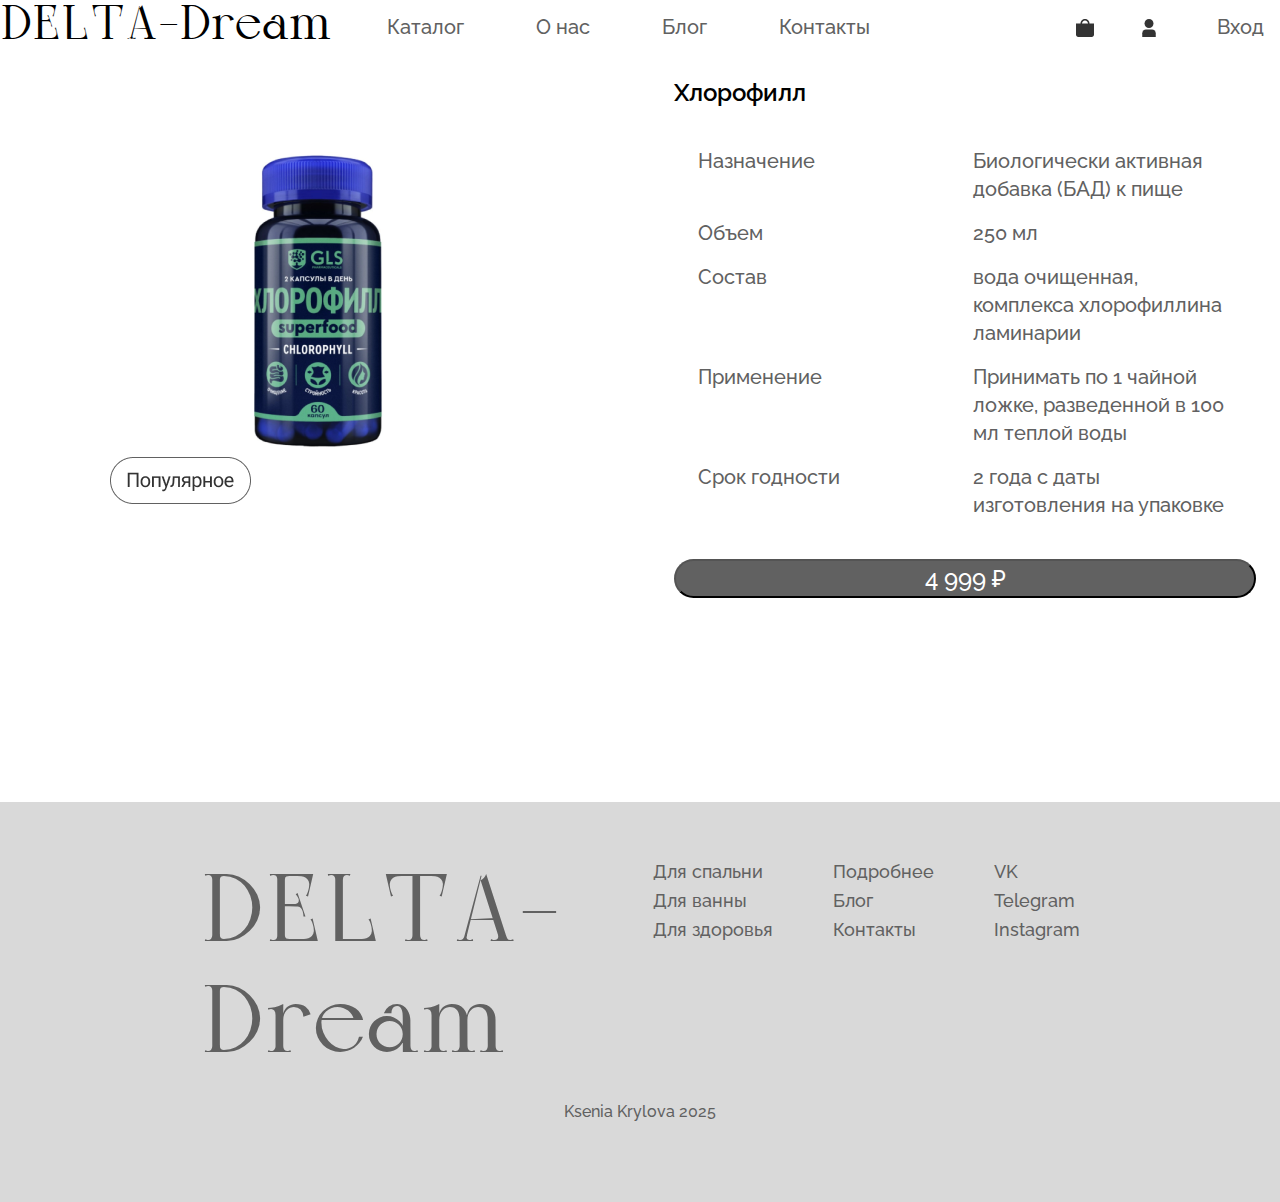
<file: id_clorofill.html>
<!DOCTYPE html>
<html lang="RU">
<head>
    <meta charset="UTF-8">
    <meta name="viewport" content="width=device-width, initial-scale=1.0">
    <link rel="stylesheet" href="normalize.css">
    <link rel="stylesheet" href="id.css">
    <title>DELTA-Dream</title>
</head>
<body>
    <div class="page">
        <main class="page_content">
            <header class="header">
                <nav class="nav1">
                    <div class="logo">DELTA-Dream</div>    
                    <a href="katalog.html" class="nav_link">Каталог</a>
                    <a href="index.html" class="nav_link">О нас</a>
                    <a href="index.html" class="nav_link">Блог</a>
                    <a href="index.html" class="nav_link">Контакты</a>
                </nav>
                <nav class="nav2">
                    <img src="./src/assets/icons/Корзина.svg" alt="корзина" class="first-display" id="cart-icon">
                    <img src="./src/assets/icons/Профиль.svg" alt="профиль" class="first-display">
                    <a href="#" class="nav_link">Вход</a>
                </nav>
            </header>

            <div class="projects" id="katalog">
                <div class="projects_list">
                    <div class="card">
                        <div class="card_content">
                            <img src="src/assets/image/хлорофил.png" alt="chlorofill" class="card_img">
                            
                        </div>
                        <div class="card_content">
                            
                            <h4 class="card_title_p">Хлорофилл</h4>
                            <div class="card_content1">
                            <p class="card_description">Назначение</p>
                            <p class="card_description">Биологически активная добавка (БАД) к пище</p>
                            <p class="card_description">Объем</p>
                            <p class="card_description">250 мл</p>
                            <p class="card_description">Состав</p>
                            <p class="card_description">вода очищенная, комплекса хлорофиллина ламинарии</p>
                            <p class="card_description">Применение</p>
                            <p class="card_description">Принимать по 1 чайной ложке, разведенной в 100 мл теплой воды</p>
                            <p class="card_description">Срок годности</p>
                            <p class="card_description">2 года с даты изготовления на упаковке</p>
                            </div>
                            <button class="btn btn_round" id="add-to-cart-btn">4 999 ₽</button>
                        </div>
                    </div>
                </div>
            </div>
        </main>
         
    </div>
    <footer class="footer">
            <div class="footer-content">
                <div class="logo">DELTA-Dream</div>
                <div class="footer_colomn">
                    <ul>
                        <li>Для спальни</li>
                        <li>Для ванны</li>
                        <li>Для здоровья</li>
                    </ul>
                </div>
                <div class="footer_colomn">
                    <ul>
                        <li>Подробнее</li>
                        <li>Блог</li>
                        <li>Контакты</li>
                    </ul>
                </div>
                <div class="footer_colomn">
                    <ul>
                        <li>VK</li>
                        <li>Telegram</li>
                        <li>Instagram</li>   
                    </ul>
                </div>
            </div>
            <div class="copyright">Ksenia Krylova 2025</div> 
        </footer>          
    
    <script>
        document.addEventListener('DOMContentLoaded', function() {

            const currentProduct = {
                id: 5,
                name: 'Хлорофилл',
                price: 4999,
                image: 'src/assets/image/хлорофил.png'
            };

            const addToCartBtn = document.getElementById('add-to-cart-btn');

            const cartIcon = document.getElementById('cart-icon');

            function getCart() {
                const cart = localStorage.getItem('cart');
                return cart ? JSON.parse(cart) : [];
            }
            function saveCart(cart) {
                localStorage.setItem('cart', JSON.stringify(cart));
            }
            function addToCart(product) {
                const cart = getCart();
                const existingItemIndex = cart.findIndex(item => item.id === product.id);
                
                if (existingItemIndex !== -1) {
                    cart[existingItemIndex].quantity += 1;
                } else {
                    cart.push({
                        id: product.id,
                        name: product.name,
                        price: product.price,
                        image: product.image,
                        quantity: 1
                    });
                }
                saveCart(cart);
            }

            function goToCart() {

                window.location.href = 'cart.html';
            }
            addToCartBtn.addEventListener('click', function() {
                addToCart(currentProduct);

            });

            cartIcon.addEventListener('click', function(e) {
                e.preventDefault();
                goToCart();
            });
        });

    </script>
</body>
</html>
</file>
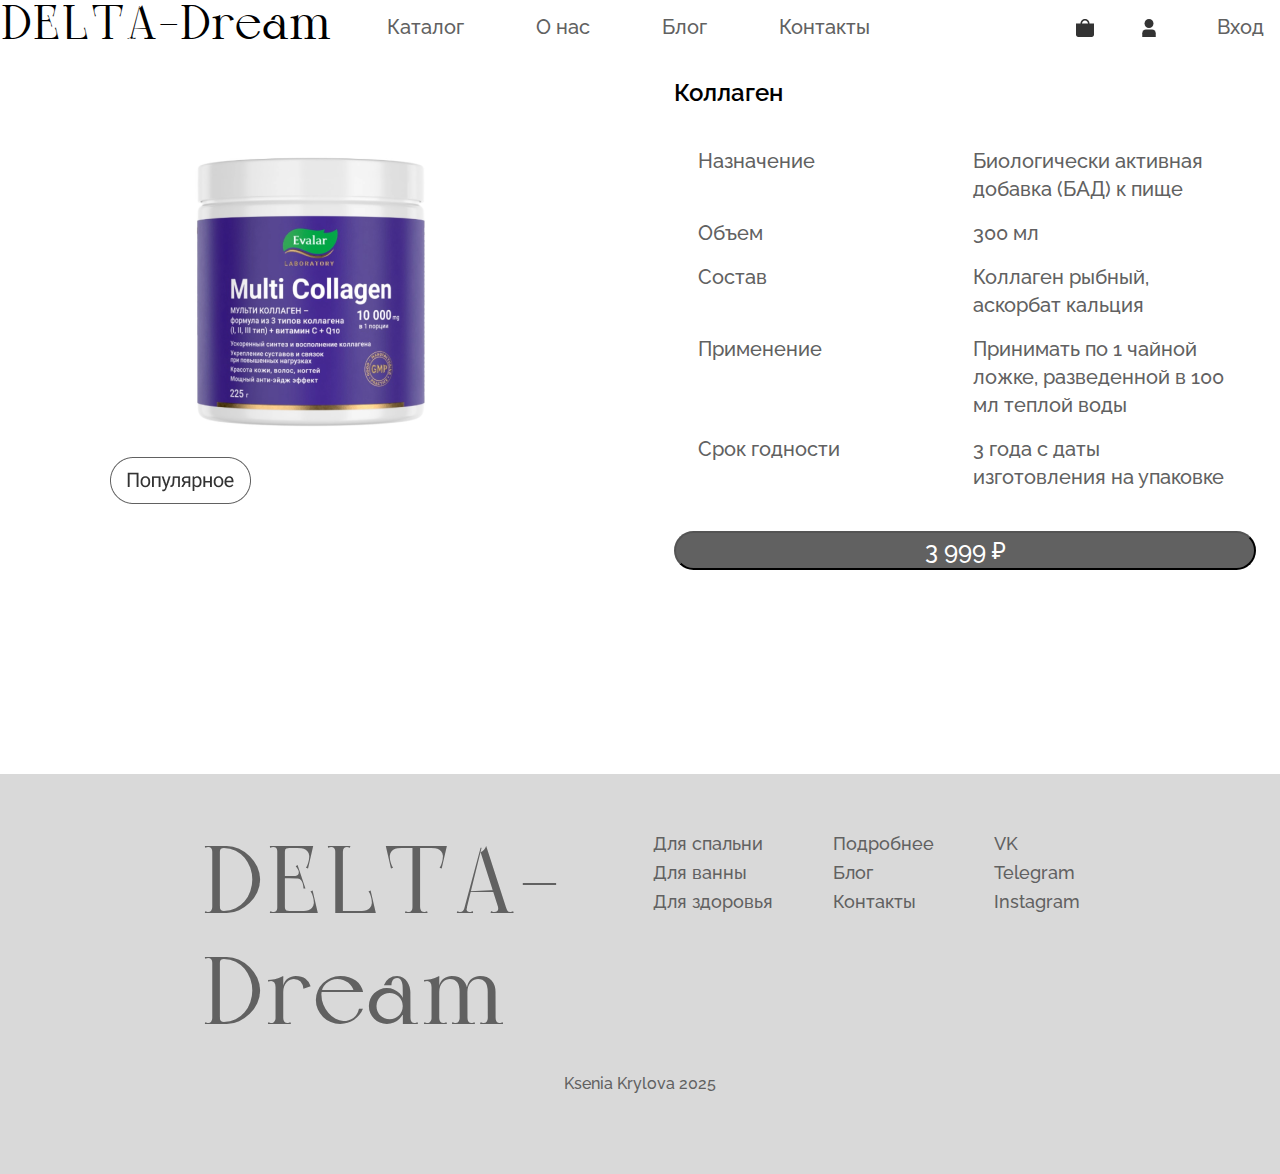
<file: id_collagen.html>
<!DOCTYPE html>
<html lang="RU">
<head>
    <meta charset="UTF-8">
    <meta name="viewport" content="width=device-width, initial-scale=1.0">
    <link rel="stylesheet" href="normalize.css">
    <link rel="stylesheet" href="id.css">
    <title>DELTA-Dream</title>
</head>
<body>
    <div class="page">
        <main class="page_content">
            <header class="header">
                <nav class="nav1">
                    <div class="logo">DELTA-Dream</div>    
                    <a href="katalog.html" class="nav_link">Каталог</a>
                    <a href="index.html" class="nav_link">О нас</a>
                    <a href="index.html" class="nav_link">Блог</a>
                    <a href="index.html" class="nav_link">Контакты</a>
                </nav>
                <nav class="nav2">
                    <img src="./src/assets/icons/Корзина.svg" alt="корзина" class="first-display" id="cart-icon">
                    <img src="./src/assets/icons/Профиль.svg" alt="профиль" class="first-display">
                    <a href="#" class="nav_link">Вход</a>
                </nav>
            </header>

            <div class="projects" id="katalog">
                <div class="projects_list">
                    <div class="card">
                        <div class="card_content">
                            <img src="src/assets/image/коллаген.png" alt="collagene" class="card_img">
                            
                        </div>
                        <div class="card_content">
                            
                            <h4 class="card_title_p">Коллаген</h4>
                            <div class="card_content1">
                            <p class="card_description">Назначение</p>
                            <p class="card_description">Биологически активная добавка (БАД) к пище</p>
                            <p class="card_description">Объем</p>
                            <p class="card_description">300 мл</p>
                            <p class="card_description">Состав</p>
                            <p class="card_description">Коллаген рыбный, аскорбат кальция</p>
                            <p class="card_description">Применение</p>
                            <p class="card_description">Принимать по 1 чайной ложке, разведенной в 100 мл теплой воды</p>
                            <p class="card_description">Срок годности</p>
                            <p class="card_description">3 года с даты изготовления на упаковке</p>
                            </div>
                            <button class="btn btn_round" id="add-to-cart-btn">3 999 ₽</button>
                        </div>
                    </div>
                </div>
            </div>
        </main>
         
    </div>
    <footer class="footer">
            <div class="footer-content">
                <div class="logo">DELTA-Dream</div>
                <div class="footer_colomn">
                    <ul>
                        <li>Для спальни</li>
                        <li>Для ванны</li>
                        <li>Для здоровья</li>
                    </ul>
                </div>
                <div class="footer_colomn">
                    <ul>
                        <li>Подробнее</li>
                        <li>Блог</li>
                        <li>Контакты</li>
                    </ul>
                </div>
                <div class="footer_colomn">
                    <ul>
                        <li>VK</li>
                        <li>Telegram</li>
                        <li>Instagram</li>   
                    </ul>
                </div>
            </div>
            <div class="copyright">Ksenia Krylova 2025</div> 
        </footer>          
    
    <script>
        document.addEventListener('DOMContentLoaded', function() {

            const currentProduct = {
                id: 4,
                name: 'Коллаген',
                price: 3999,
                image: 'src/assets/image/коллаген.png'
            };

            const addToCartBtn = document.getElementById('add-to-cart-btn');

            const cartIcon = document.getElementById('cart-icon');

            function getCart() {
                const cart = localStorage.getItem('cart');
                return cart ? JSON.parse(cart) : [];
            }
            function saveCart(cart) {
                localStorage.setItem('cart', JSON.stringify(cart));
            }
            function addToCart(product) {
                const cart = getCart();
                const existingItemIndex = cart.findIndex(item => item.id === product.id);
                
                if (existingItemIndex !== -1) {
                    cart[existingItemIndex].quantity += 1;
                } else {
                    cart.push({
                        id: product.id,
                        name: product.name,
                        price: product.price,
                        image: product.image,
                        quantity: 1
                    });
                }
                saveCart(cart);
            }

            function goToCart() {

                window.location.href = 'cart.html';
            }
            addToCartBtn.addEventListener('click', function() {
                addToCart(currentProduct);

            });

            cartIcon.addEventListener('click', function(e) {
                e.preventDefault();
                goToCart();
            });
        });

    </script>
</body>
</html>
</file>
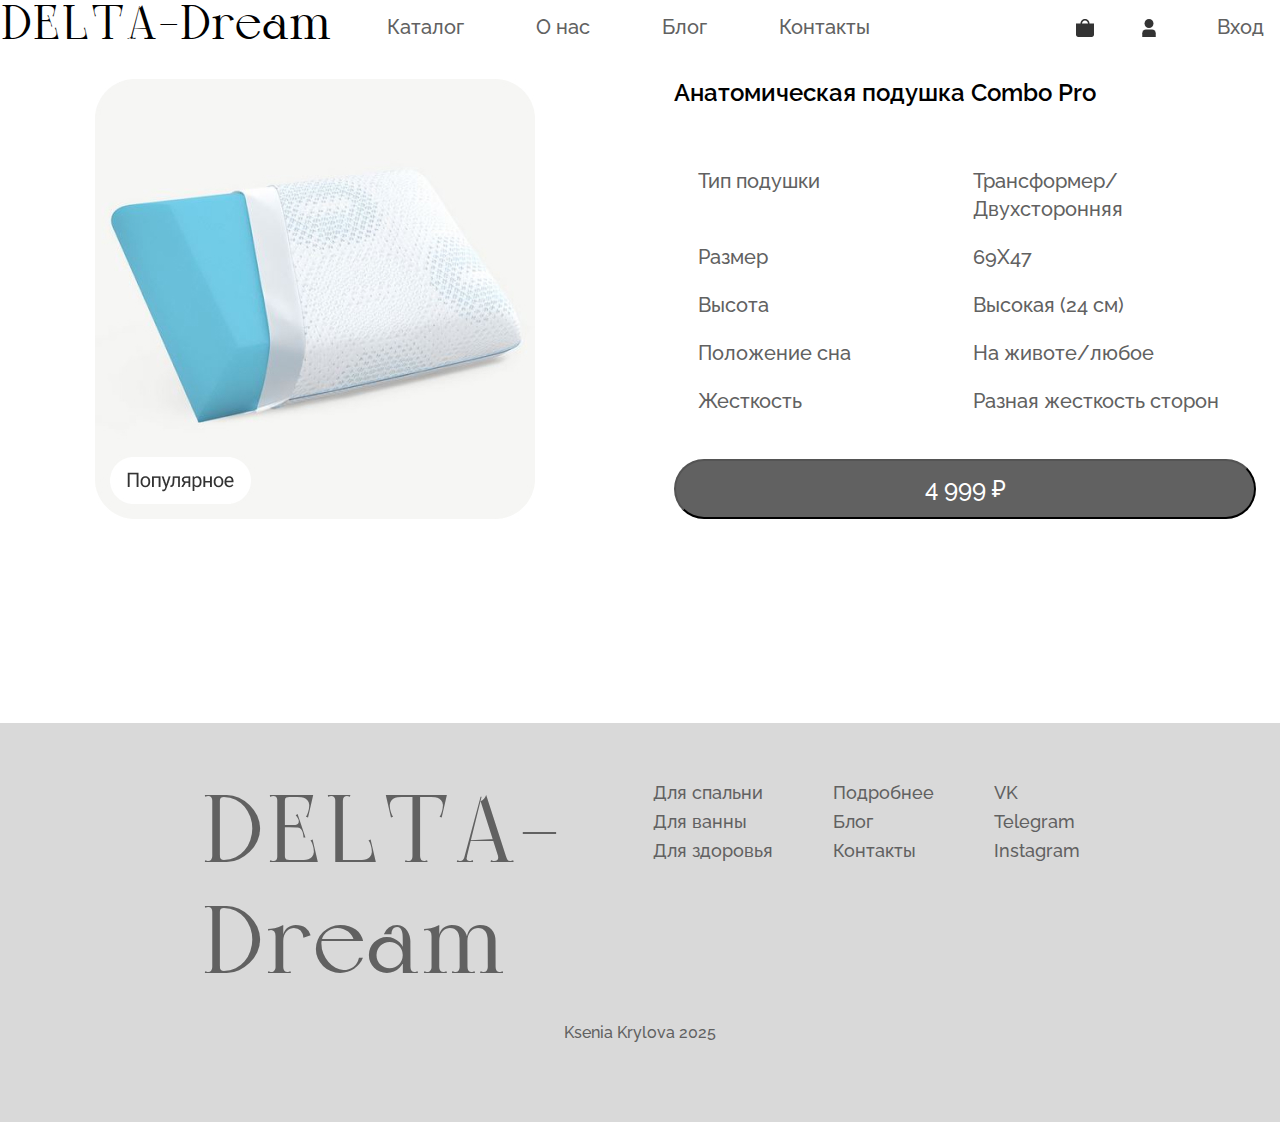
<file: id_COMBO_PRO.html>
<!DOCTYPE html>
<html lang="RU">
<head>
    <meta charset="UTF-8">
    <meta name="viewport" content="width=device-width, initial-scale=1.0">
    <link rel="stylesheet" href="normalize.css">
    <link rel="stylesheet" href="id.css">
    <title>DELTA-Dream</title>
</head>
<body>
    <div class="page">
        <main class="page_content">
            <header class="header">
                <nav class="nav1">
                    <div class="logo">DELTA-Dream</div>    
                    <a href="katalog.html" class="nav_link">Каталог</a>
                    <a href="index.html" class="nav_link">О нас</a>
                    <a href="index.html" class="nav_link">Блог</a>
                    <a href="index.html" class="nav_link">Контакты</a>
                </nav>
                <nav class="nav2">
                    <img src="./src/assets/icons/Корзина.svg" alt="корзина" class="first-display" id="cart-icon">
                    <img src="./src/assets/icons/Профиль.svg" alt="профиль" class="first-display">
                    <a href="#" class="nav_link">Вход</a>
                </nav>
            </header>

            <div class="projects" id="katalog">
                <div class="projects_list">
                    <div class="card">
                        <div class="card_content">
                            <img src="src/assets/img/Photo-2.jpg" alt="COMBO" class="card_img">
                            
                        </div>
                        <div class="card_content">
                            
                            <h4 class="card_title_p">Анатомическая подушка Combo Pro</h4>
                            <div class="card_content1">
                            <p class="card_description">Тип подушки</p>
                            <p class="card_description">Трансформер/Двухсторонняя</p>
                            <p class="card_description">Размер</p>
                            <p class="card_description">69Х47</p>
                            <p class="card_description">Высота</p>
                            <p class="card_description">Высокая (24 см)</p>
                            <p class="card_description">Положение сна</p>
                            <p class="card_description">На животе/любое</p>
                            <p class="card_description">Жесткость</p>
                            <p class="card_description">Разная жесткость сторон</p>
                            </div>
                            <button class="btn btn_round" id="add-to-cart-btn">4 999 ₽</button>
                        </div>
                    </div>
                </div>
            </div>
        </main>
         
    </div>
    <footer class="footer">
            <div class="footer-content">
                <div class="logo">DELTA-Dream</div>
                <div class="footer_colomn">
                    <ul>
                        <li>Для спальни</li>
                        <li>Для ванны</li>
                        <li>Для здоровья</li>
                    </ul>
                </div>
                <div class="footer_colomn">
                    <ul>
                        <li>Подробнее</li>
                        <li>Блог</li>
                        <li>Контакты</li>
                    </ul>
                </div>
                <div class="footer_colomn">
                    <ul>
                        <li>VK</li>
                        <li>Telegram</li>
                        <li>Instagram</li>   
                    </ul>
                </div>
            </div>
            <div class="copyright">Ksenia Krylova 2025</div> 
        </footer>          
    
    <script>
        document.addEventListener('DOMContentLoaded', function() {

            const currentProduct = {
                id: 1,
                name: 'Анатомическая подушка Combo Pro',
                price: 4999,
                image: 'src/assets/img/Photo.jpg'
            };

            const addToCartBtn = document.getElementById('add-to-cart-btn');

            const cartIcon = document.getElementById('cart-icon');

            function getCart() {
                const cart = localStorage.getItem('cart');
                return cart ? JSON.parse(cart) : [];
            }
            function saveCart(cart) {
                localStorage.setItem('cart', JSON.stringify(cart));
            }
            function addToCart(product) {
                const cart = getCart();
                const existingItemIndex = cart.findIndex(item => item.id === product.id);
                
                if (existingItemIndex !== -1) {
                    cart[existingItemIndex].quantity += 1;
                } else {
                    cart.push({
                        id: product.id,
                        name: product.name,
                        price: product.price,
                        image: product.image,
                        quantity: 1
                    });
                }
                saveCart(cart);
            }

            function goToCart() {

                window.location.href = 'cart.html';
            }
            addToCartBtn.addEventListener('click', function() {
                addToCart(currentProduct);

            });

            cartIcon.addEventListener('click', function(e) {
                e.preventDefault();
                goToCart();
            });
        });
    </script>
</body>
</html>
</file>
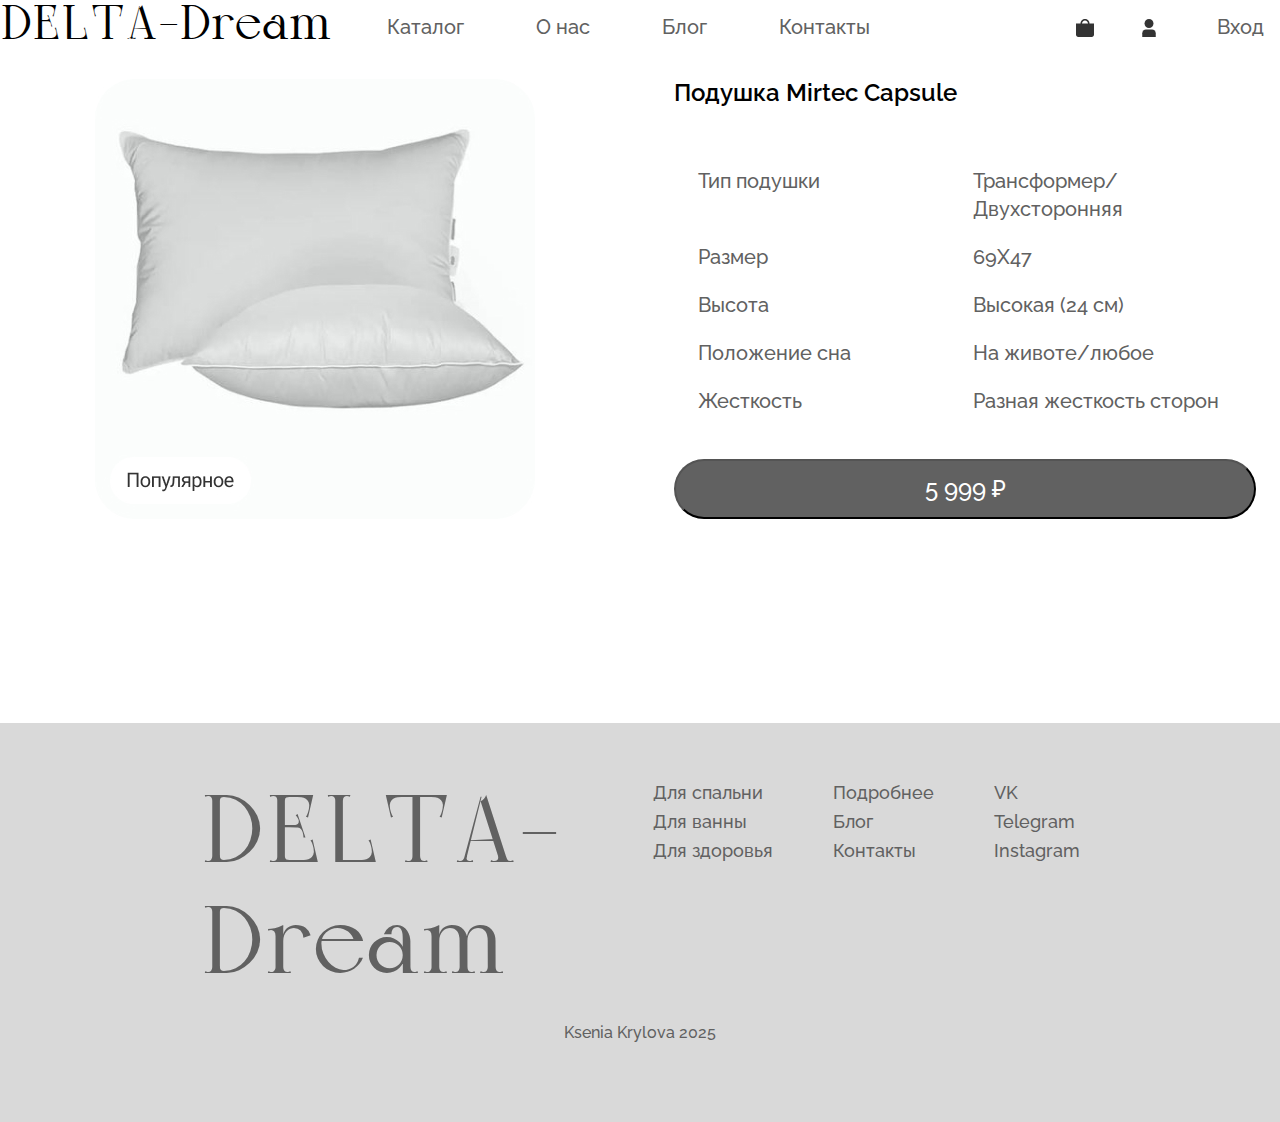
<file: id_MIRTEC_CAPSULE.html>
<!DOCTYPE html>
<html lang="RU">
<head>
    <meta charset="UTF-8">
    <meta name="viewport" content="width=device-width, initial-scale=1.0">
    <link rel="stylesheet" href="normalize.css">
    <link rel="stylesheet" href="id.css">
    <title>DELTA-Dream</title>
</head>
<body>
    <div class="page">
        <main class="page_content">
            <header class="header">
                <nav class="nav1">
                    <div class="logo">DELTA-Dream</div>    
                    <a href="katalog.html" class="nav_link">Каталог</a>
                    <a href="index.html" class="nav_link">О нас</a>
                    <a href="index.html" class="nav_link">Блог</a>
                    <a href="index.html" class="nav_link">Контакты</a>
                </nav>
                <nav class="nav2">
                    <img src="./src/assets/icons/Корзина.svg" alt="корзина" class="first-display" id="cart-icon">
                    <img src="./src/assets/icons/Профиль.svg" alt="профиль" class="first-display">
                    <a href="#" class="nav_link">Вход</a>
                </nav>
            </header>


            <div class="projects" id="katalog">
                <div class="projects_list">
                    <div class="card">
                        <div class="card_content">
                            <img src="src/assets/image/подушка_миртек.jpg" alt="MIRTEC" class="card_img">
                            
                        </div>
                        <div class="card_content">
                            
                            <h4 class="card_title_p">Подушка Mirtec Capsule</h4>
                            <div class="card_content1">
                            <p class="card_description">Тип подушки</p>
                            <p class="card_description">Трансформер/Двухсторонняя</p>
                            <p class="card_description">Размер</p>
                            <p class="card_description">69Х47</p>
                            <p class="card_description">Высота</p>
                            <p class="card_description">Высокая (24 см)</p>
                            <p class="card_description">Положение сна</p>
                            <p class="card_description">На животе/любое</p>
                            <p class="card_description">Жесткость</p>
                            <p class="card_description">Разная жесткость сторон</p>
                            </div>
                            <button class="btn btn_round" id="add-to-cart-btn">5 999 ₽</button>
                        </div>
                    </div>
                </div>
            </div>
        </main>
         
    </div>
    <footer class="footer">
            <div class="footer-content">
                <div class="logo">DELTA-Dream</div>
                <div class="footer_colomn">
                    <ul>
                        <li>Для спальни</li>
                        <li>Для ванны</li>
                        <li>Для здоровья</li>
                    </ul>
                </div>
                <div class="footer_colomn">
                    <ul>
                        <li>Подробнее</li>
                        <li>Блог</li>
                        <li>Контакты</li>
                    </ul>
                </div>
                <div class="footer_colomn">
                    <ul>
                        <li>VK</li>
                        <li>Telegram</li>
                        <li>Instagram</li>   
                    </ul>
                </div>
            </div>
            <div class="copyright">Ksenia Krylova 2025</div> 
        </footer>          
    
    <script>
        document.addEventListener('DOMContentLoaded', function() {
            const currentProduct = {
                id: 2,
                name: 'Подушка Mirtec Capsule',
                price: 5999,
                image: 'src/assets/image/подушка_миртек.jpg'
            };

            const addToCartBtn = document.getElementById('add-to-cart-btn');
            const cartIcon = document.getElementById('cart-icon');

            function getCart() {
                const cart = localStorage.getItem('cart');
                return cart ? JSON.parse(cart) : [];
            }

            function saveCart(cart) {
                localStorage.setItem('cart', JSON.stringify(cart));
            }
            function addToCart(product) {
                const cart = getCart();
                const existingItemIndex = cart.findIndex(item => item.id === product.id);
                
                if (existingItemIndex !== -1) {
                    cart[existingItemIndex].quantity += 1;
                } else {
                    cart.push({
                        id: product.id,
                        name: product.name,
                        price: product.price,
                        image: product.image,
                        quantity: 1
                    });
                }
                saveCart(cart);
            }
            function goToCart() {
                window.location.href = 'cart.html';
            }
            addToCartBtn.addEventListener('click', function() {
                addToCart(currentProduct);

            });

            cartIcon.addEventListener('click', function(e) {
                e.preventDefault();
                goToCart();
            });
        });
    </script>
</body>
</html>
</file>
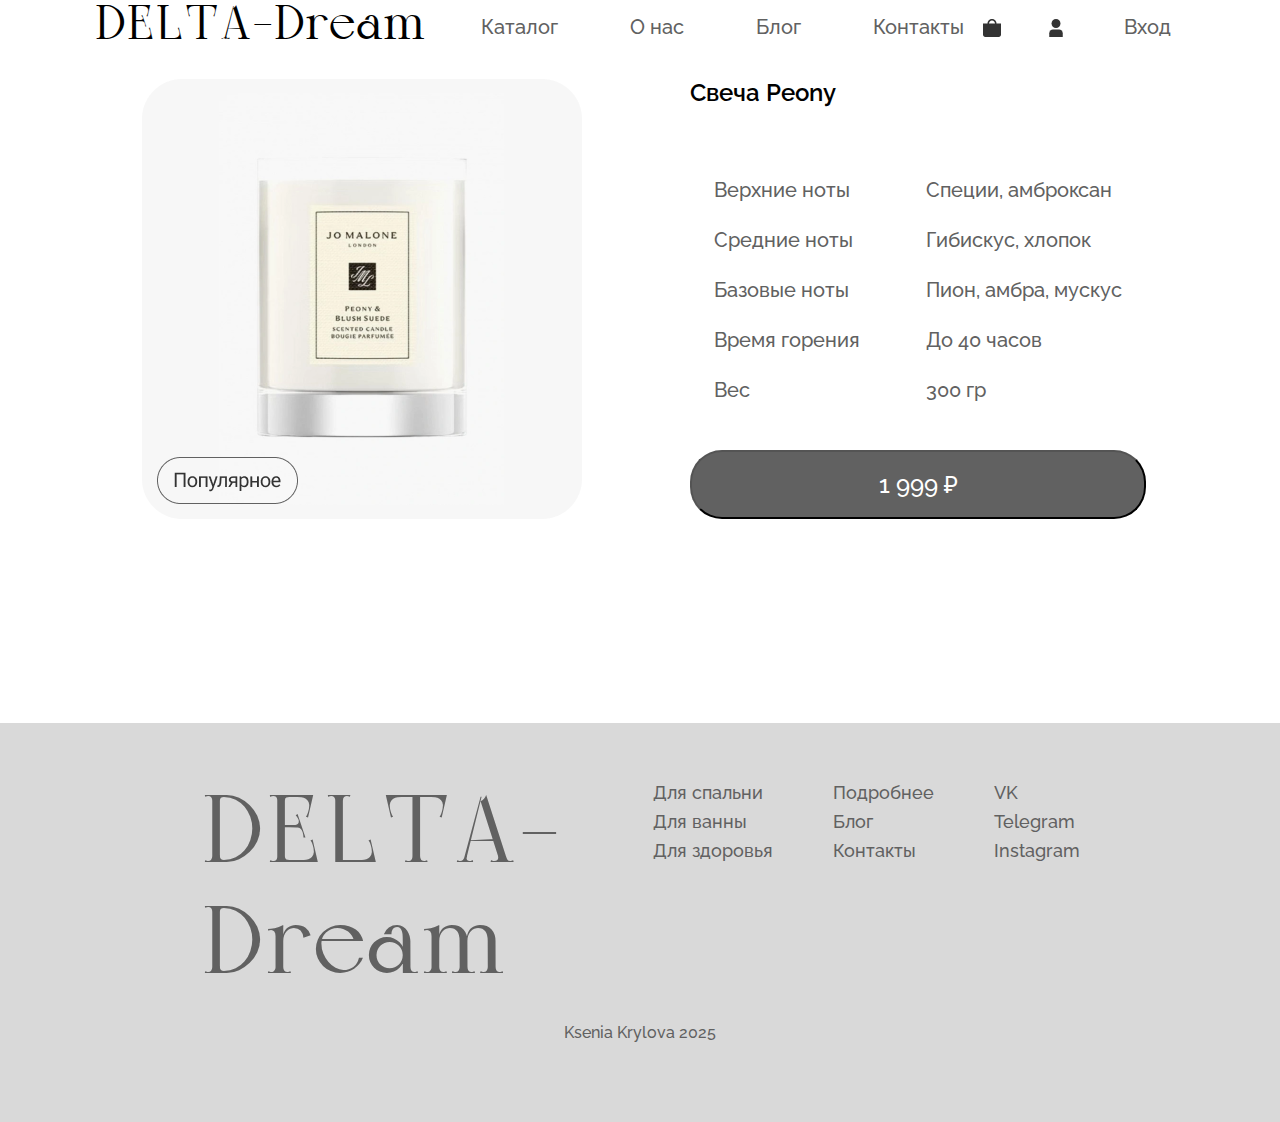
<file: id_peony .html>
<!DOCTYPE html>
<html lang="RU">
<head>
    <meta charset="UTF-8">
    <meta name="viewport" content="width=device-width, initial-scale=1.0">
    <link rel="stylesheet" href="normalize.css">
    <link rel="stylesheet" href="id.css">
    <title>DELTA-Dream</title>
</head>
<body>
    <div class="page">
        <main class="page_content">
            <header class="header">
                <nav class="nav1">
                    <div class="logo">DELTA-Dream</div>    
                    <a href="katalog.html" class="nav_link">Каталог</a>
                    <a href="index.html" class="nav_link">О нас</a>
                    <a href="index.html" class="nav_link">Блог</a>
                    <a href="index.html" class="nav_link">Контакты</a>
                </nav>    
                <nav class="nav2">
                    <img src="./src/assets/icons/Корзина.svg" alt="корзина" class="first-display" id="cart-icon">
                    <img src="./src/assets/icons/Профиль.svg" alt="профиль" class="first-display">
                    <a href="#" class="nav_link">Вход</a>
                </nav>
            </header>
           
            <div class="projects" id="katalog">
                <div class="projects_list">
                    <div class="card">
                        <div class="card_content">
                            <img src="src/assets/image/свеча_пион.png" alt="peony" class="card_img">
                            
                        </div>
                        <div class="card_content">
                            
                            <h4 class="card_title_p">Свеча Peony</h4>
                            <div class="card_content1">
                            <p class="card_description">Верхние ноты</p>
                            <p class="card_description">Специи, амброксан</p>
                            <p class="card_description">Средние ноты</p>
                            <p class="card_description">Гибискус, хлопок</p>
                            <p class="card_description">Базовые ноты</p>
                            <p class="card_description">Пион, амбра, мускус</p>
                            <p class="card_description">Время горения</p>
                            <p class="card_description">До 40 часов</p>
                            <p class="card_description">Вес</p>
                            <p class="card_description">300 гр</p>
                            </div>
                            <button class="btn btn_round" id="add-to-cart-btn">1 999 ₽</button>
                        </div>
                    </div>
                </div>
            </div>
        </main>
         
    </div>
    <footer class="footer">
            <div class="footer-content">
                <div class="logo">DELTA-Dream</div>
                <div class="footer_colomn">
                    <ul>
                        <li>Для спальни</li>
                        <li>Для ванны</li>
                        <li>Для здоровья</li>
                    </ul>
                </div>
                <div class="footer_colomn">
                    <ul>
                        <li>Подробнее</li>
                        <li>Блог</li>
                        <li>Контакты</li>
                    </ul>
                </div>
                <div class="footer_colomn">
                    <ul>
                        <li>VK</li>
                        <li>Telegram</li>
                        <li>Instagram</li>   
                    </ul>
                </div>
            </div>
            <div class="copyright">Ksenia Krylova 2025</div> 
        </footer>          
    
    <script>
        document.addEventListener('DOMContentLoaded', function() {

            const currentProduct = {
                id: 13,
                name: 'Свеча Peony',
                price: 1999,
                image: 'src/assets/image/свеча_пион.png'
            };

            const addToCartBtn = document.getElementById('add-to-cart-btn');

            const cartIcon = document.getElementById('cart-icon');

            function getCart() {
                const cart = localStorage.getItem('cart');
                return cart ? JSON.parse(cart) : [];
            }
            function saveCart(cart) {
                localStorage.setItem('cart', JSON.stringify(cart));
            }
            function addToCart(product) {
                const cart = getCart();
                const existingItemIndex = cart.findIndex(item => item.id === product.id);
                
                if (existingItemIndex !== -1) {
                    cart[existingItemIndex].quantity += 1;
                } else {
                    cart.push({
                        id: product.id,
                        name: product.name,
                        price: product.price,
                        image: product.image,
                        quantity: 1
                    });
                }
                saveCart(cart);
            }

            function goToCart() {

                window.location.href = 'cart.html';
            }
            addToCartBtn.addEventListener('click', function() {
                addToCart(currentProduct);

            });

            cartIcon.addEventListener('click', function(e) {
                e.preventDefault();
                goToCart();
            });
        });

    </script>
</body>
</html>
</file>
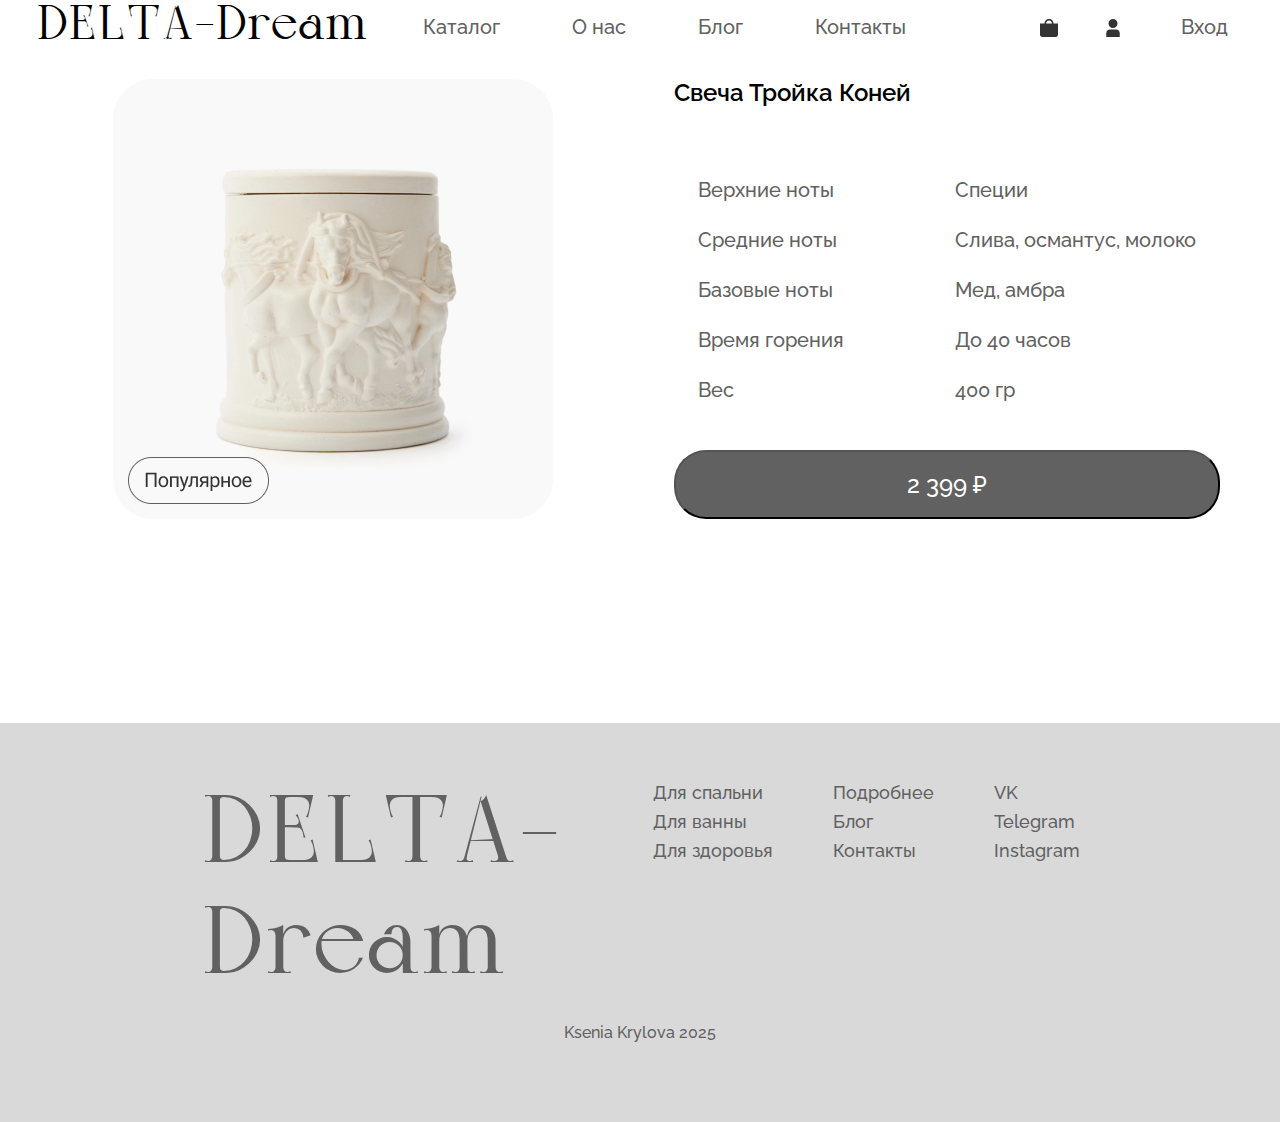
<file: id_troika.html>
<!DOCTYPE html>
<html lang="RU">
<head>
    <meta charset="UTF-8">
    <meta name="viewport" content="width=device-width, initial-scale=1.0">
    <link rel="stylesheet" href="normalize.css">
    <link rel="stylesheet" href="id.css">
    <title>DELTA-Dream</title>
</head>
<body>
    <div class="page">
        <main class="page_content">
            <header class="header">
                <nav class="nav1">
                    <div class="logo">DELTA-Dream</div>    
                    <a href="katalog.html" class="nav_link">Каталог</a>
                    <a href="index.html" class="nav_link">О нас</a>
                    <a href="index.html" class="nav_link">Блог</a>
                    <a href="index.html" class="nav_link">Контакты</a>
                </nav>
                <nav class="nav2">
                    <img src="./src/assets/icons/Корзина.svg" alt="корзина" class="first-display" id="cart-icon">
                    <img src="./src/assets/icons/Профиль.svg" alt="профиль" class="first-display">
                    <a href="#" class="nav_link">Вход</a>
                </nav>
            </header>

            <div class="projects" id="katalog">
                <div class="projects_list">
                    <div class="card">
                        <div class="card_content">
                            <img src="src/assets/image/свеча_тройка.png" alt="troika" class="card_img">
                            
                        </div>
                        <div class="card_content">
                            
                            <h4 class="card_title_p">Свеча Тройка Коней</h4>
                            <div class="card_content1">
                            <p class="card_description">Верхние ноты</p>
                            <p class="card_description">Специи</p>
                            <p class="card_description">Средние ноты</p>
                            <p class="card_description">Слива, османтус, молоко</p>
                            <p class="card_description">Базовые ноты</p>
                            <p class="card_description">Мед, амбра</p>
                            <p class="card_description">Время горения</p>
                            <p class="card_description">До 40 часов</p>
                            <p class="card_description">Вес</p>
                            <p class="card_description">400 гр</p>
                            </div>
                            <button class="btn btn_round" id="add-to-cart-btn">2 399 ₽</button>
                        </div>
                    </div>
                </div>
            </div>
        </main>
         
    </div>
    <footer class="footer">
            <div class="footer-content">
                <div class="logo">DELTA-Dream</div>
                <div class="footer_colomn">
                    <ul>
                        <li>Для спальни</li>
                        <li>Для ванны</li>
                        <li>Для здоровья</li>
                    </ul>
                </div>
                <div class="footer_colomn">
                    <ul>
                        <li>Подробнее</li>
                        <li>Блог</li>
                        <li>Контакты</li>
                    </ul>
                </div>
                <div class="footer_colomn">
                    <ul>
                        <li>VK</li>
                        <li>Telegram</li>
                        <li>Instagram</li>   
                    </ul>
                </div>
            </div>
            <div class="copyright">Ksenia Krylova 2025</div> 
        </footer>          
    
    <script>
        document.addEventListener('DOMContentLoaded', function() {

            const currentProduct = {
                id: 14,
                name: 'Свеча Тройка Коней',
                price: 2399,
                image: 'src/assets/image/свеча_тройка.png'
            };

            const addToCartBtn = document.getElementById('add-to-cart-btn');

            const cartIcon = document.getElementById('cart-icon');

            function getCart() {
                const cart = localStorage.getItem('cart');
                return cart ? JSON.parse(cart) : [];
            }
            function saveCart(cart) {
                localStorage.setItem('cart', JSON.stringify(cart));
            }
            function addToCart(product) {
                const cart = getCart();
                const existingItemIndex = cart.findIndex(item => item.id === product.id);
                
                if (existingItemIndex !== -1) {
                    cart[existingItemIndex].quantity += 1;
                } else {
                    cart.push({
                        id: product.id,
                        name: product.name,
                        price: product.price,
                        image: product.image,
                        quantity: 1
                    });
                }
                saveCart(cart);
            }

            function goToCart() {

                window.location.href = 'cart.html';
            }
            addToCartBtn.addEventListener('click', function() {
                addToCart(currentProduct);

            });

            cartIcon.addEventListener('click', function(e) {
                e.preventDefault();
                goToCart();
            });
        });

    </script>
</body>
</html>
</file>
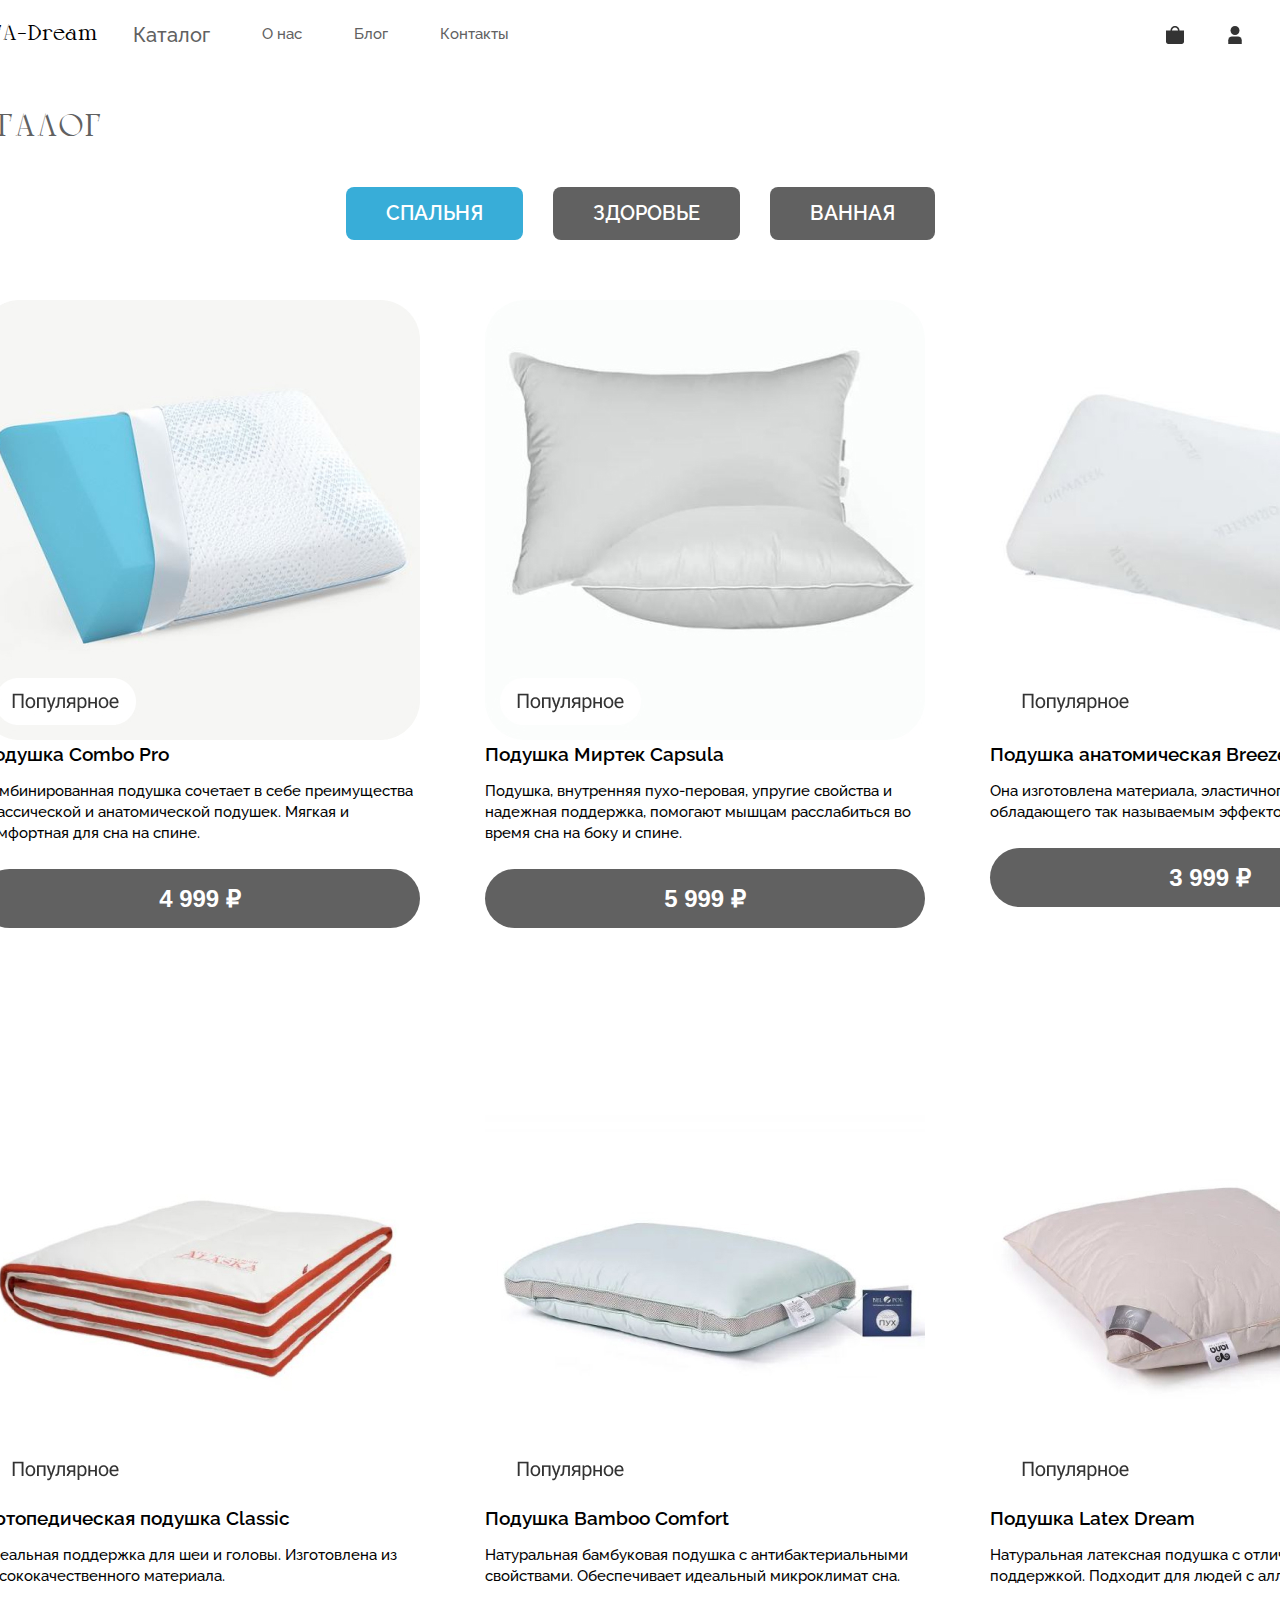
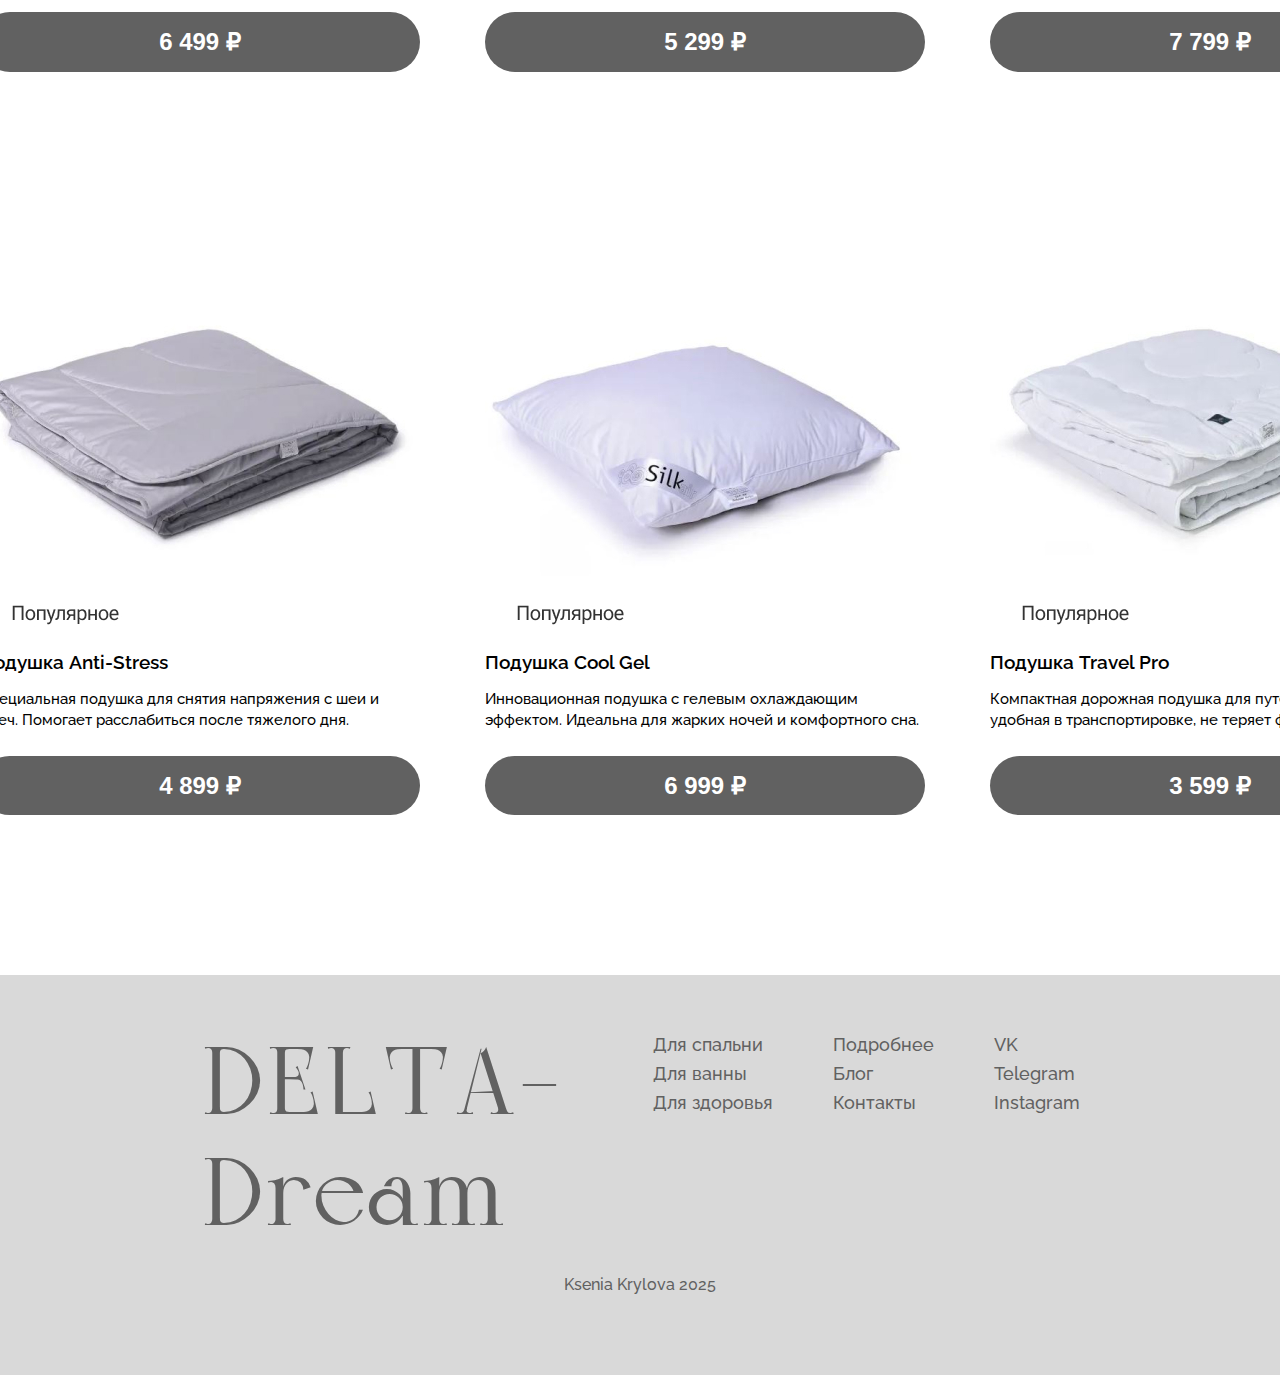
<file: katalog.html>
<!DOCTYPE html>
<html lang="RU">
<head>
    <meta charset="UTF-8">
    <meta name="viewport" content="width=device-width, initial-scale=1.0">
    <link rel="stylesheet" href="normalize.css">
    <link rel="stylesheet" href="index.css">
    <title>DELTA-Dream - Каталог</title>
    <style>
        .add-to-cart-animation {
            animation: addToCart 0.3s ease;
        }
        
        @keyframes addToCart {
            0% {
                transform: scale(1);
            }
            50% {
                transform: scale(0.95);
                background-color: #2a8db3;
            }
            100% {
                transform: scale(1);
            }
        }
        .filter-buttons {
            display: flex;
            justify-content: center;
            gap: 30px;
            margin: 40px 0;
            flex-wrap: wrap;
        }
        
        .filter-btn {
            padding: 15px 40px;
            background-color: #616161;
            color: white;
            border: none;
            border-radius: 8px;
            font-family: 'Railway', sans-serif;
            font-weight: 600;
            font-size: 5rem;
            cursor: pointer;
            transition: all 0.3s ease;
        }
        
        .filter-btn:hover {
            background-color: #38ADD8;
            transform: translateY(-2px);
        }
        
        .filter-btn.active {
            background-color: #38ADD8;
        }
        .catalog-title {
            font-family: 'Calypso', sans-serif;
            font-weight: 500;
            font-size: 8rem;
            color: #616161;
            
            margin: 40px 0 20px;
        }
    </style>
</head>
<body>
    <div class="page">
        <main class="page_content">
            <header class="header">
                <nav class="nav1">
                    <div class="logo">DELTA-Dream</div>    
                    <a href="katalog.html">Каталог</a>
                    <a href="index.html#o_nas" class="nav_link">О нас</a>
                    <a href="index.html#blog" class="nav_link">Блог</a>
                    <a href="index.html#contact" class="nav_link">Контакты</a>
                </nav>
                <nav class="nav2">
                    <a href="cart.html" class="nav_link">
                        <img src="./src/assets/icons/Корзина.svg" alt="корзина" class="first-display">
                    </a>
                    <img src="./src/assets/icons/Профиль.svg" alt="профиль" class="first-display">
                    <a href="#" class="nav_link">Вход</a>
                </nav>
            </header>
            
            
            <h1 class="catalog-title">КАТАЛОГ</h1>
            
            <div class="filter-buttons">
                <button class="filter-btn" onclick="window.location.href='katalog.html'">
                    СПАЛЬНЯ
                </button>
                <button class="filter-btn active" onclick="window.location.href='katalog_zdorove.html'">
                    ЗДОРОВЬЕ
                </button>
                <button class="filter-btn active" onclick="window.location.href='katalog_vanna.html'">
                    ВАННАЯ
                </button>
            </div>


            <div class="projects" id="katalog">
                <div class="projects_list">
                    <div class="card">
                        <div class="card_content">
                            
                            <a href="id_COMBO_PRO.html" class="nav_link">
                                <img src="src/assets/image/подушка_комбо.jpg" alt="COMBO" class="card_img">
                            </a>
                            <h4 class="card_title_p">Подушка Combo Pro</h4>
                            <p class="card_description">Комбинированная подушка сочетает в себе преимущества классической и анатомической подушек. Мягкая и комфортная для сна на спине.</p>
                            <button class="btn btn_round add-to-cart-btn" 
                                    data-product-id="1" 
                                    data-product-name="Подушка Combo Pro" 
                                    data-product-price="4999" 
                                    data-product-image="src/assets/img/Photo.jpg">
                                4 999 ₽
                            </button>
                        </div>
                        <div class="card_content">
                            <a href="id_MIRTEC_CAPSULE.html" class="nav_link">
                                <img src="src/assets/image/подушка_миртек.jpg" alt="MIRTEC" class="card_img">
                            </a>
                            <h4 class="card_title_p">Подушка Миртек Capsula</h4>
                            <p class="card_description">Подушка, внутренняя пухо-перовая, упругие свойства и надежная поддержка, помогают мышцам расслабиться во время сна на боку и спине.</p>
                            <button class="btn btn_round add-to-cart-btn" 
                                    data-product-id="2" 
                                    data-product-name="Подушка Миртек Capsula" 
                                    data-product-price="5999" 
                                    data-product-image="src/assets/img/Photo-1.jpg">
                                5 999 ₽
                            </button>
                        </div>
                        <div class="card_content">
                            <a href="id_BREEZE.html" class="nav_link">
                                <img src="src/assets/image/подушка_бриз.jpg" alt="BREEZE" class="card_img">
                            </a>
                            
                            <h4 class="card_title_p">Подушка анатомическая Breeze</h4>
                            <p class="card_description">Она изготовлена материала, эластичного и очень упругого, обладающего так называемым эффектом «памяти».</p>
                            <button class="btn btn_round add-to-cart-btn" 
                                    data-product-id="3" 
                                    data-product-name="Подушка анатомическая Breeze" 
                                    data-product-price="3999" 
                                    data-product-image="src/assets/img/Photo-2.jpg">
                                3 999 ₽
                            </button>
                        </div>
                    </div>
                </div>
            </div>

            <div class="projects">
                <div class="projects_list">
                    <div class="card">
                        <div class="card_content">
                            <img src="src/assets/img/Photo-3.jpg" alt="Ортопедическая подушка Classic" class="card_img">
                            <h4 class="card_title_p">Ортопедическая подушка Classic</h4>
                            <p class="card_description">Идеальная поддержка для шеи и головы. Изготовлена из высококачественного материала.</p>
                            <button class="btn btn_round add-to-cart-btn" 
                                    data-product-id="7" 
                                    data-product-name="Ортопедическая подушка Classic" 
                                    data-product-price="6499" 
                                    data-product-image="src/assets/img/Photo-3.jpg">
                                6 499 ₽
                            </button>
                        </div>
                        <div class="card_content">
                            <img src="src/assets/img/Photo-4.jpg" alt="Подушка Bamboo Comfort" class="card_img">
                            <h4 class="card_title_p">Подушка Bamboo Comfort</h4>
                            <p class="card_description">Натуральная бамбуковая подушка с антибактериальными свойствами. Обеспечивает идеальный микроклимат сна.</p>
                            <button class="btn btn_round add-to-cart-btn" 
                                    data-product-id="8" 
                                    data-product-name="Подушка Bamboo Comfort" 
                                    data-product-price="5299" 
                                    data-product-image="src/assets/img/Photo-4.jpg">
                                5 299 ₽
                            </button>
                        </div>
                        <div class="card_content">
                            <img src="src/assets/img/Photo-8.jpg" alt="Подушка Latex Dream" class="card_img">
                            <h4 class="card_title_p">Подушка Latex Dream</h4>
                            <p class="card_description">Натуральная латексная подушка с отличной вентиляцией и поддержкой. Подходит для людей с аллергией.</p>
                            <button class="btn btn_round add-to-cart-btn" 
                                    data-product-id="9" 
                                    data-product-name="Подушка Latex Dream" 
                                    data-product-price="7799" 
                                    data-product-image="src/assets/img/Photo-8.jpg">
                                7 799 ₽
                            </button>
                        </div>
                    </div>
                </div>
            </div>

            <div class="projects">
                <div class="projects_list">
                    <div class="card">
                        <div class="card_content">
                            <img src="src/assets/img/Photo-5.jpg" alt="Подушка Anti-Stress" class="card_img">
                            <h4 class="card_title_p">Подушка Anti-Stress</h4>
                            <p class="card_description">Специальная подушка для снятия напряжения с шеи и плеч. Помогает расслабиться после тяжелого дня.</p>
                            <button class="btn btn_round add-to-cart-btn" 
                                    data-product-id="10" 
                                    data-product-name="Подушка Anti-Stress" 
                                    data-product-price="4899" 
                                    data-product-image="src/assets/img/Photo-5.jpg">
                                4 899 ₽
                            </button>
                        </div>
                        <div class="card_content">
                            <img src="src/assets/img/Photo-6.jpg" alt="Подушка Cool Gel" class="card_img">
                            <h4 class="card_title_p">Подушка Cool Gel</h4>
                            <p class="card_description">Инновационная подушка с гелевым охлаждающим эффектом. Идеальна для жарких ночей и комфортного сна.</p>
                            <button class="btn btn_round add-to-cart-btn" 
                                    data-product-id="11" 
                                    data-product-name="Подушка Cool Gel" 
                                    data-product-price="6999" 
                                    data-product-image="src/assets/img/Photo-6.jpg">
                                6 999 ₽
                            </button>
                        </div>
                        <div class="card_content">
                            <img src="src/assets/img/Photo-7.jpg" alt="Подушка Travel Pro" class="card_img">
                            <h4 class="card_title_p">Подушка Travel Pro</h4>
                            <p class="card_description">Компактная дорожная подушка для путешествий. Легкая, удобная в транспортировке, не теряет форму.</p>
                            <button class="btn btn_round add-to-cart-btn" 
                                    data-product-id="12" 
                                    data-product-name="Подушка Travel Pro" 
                                    data-product-price="3599" 
                                    data-product-image="src/assets/img/Photo-7.jpg">
                                3 599 ₽
                            </button>
                        </div>
                    </div>
                </div>
            </div>
            
        </main>
    </div>
    
    <footer class="footer">
        <div class="footer-content">
            <div class="logo">DELTA-Dream</div>
            <div class="footer_colomn">
                <ul>
                    <li>Для спальни</li>
                    <li>Для ванны</li>
                    <li>Для здоровья</li>
                </ul>
            </div>
            <div class="footer_colomn">
                <ul>
                    <li>Подробнее</li>
                    <li>Блог</li>
                    <li>Контакты</li>
                </ul>
            </div>
            <div class="footer_colomn">
                <ul>
                    <li>VK</li>
                    <li>Telegram</li>
                    <li>Instagram</li>   
                </ul>
            </div>
        </div>
        <div class="copyright">Ksenia Krylova 2025</div> 
    </footer>
    
    <script>
        document.addEventListener('DOMContentLoaded', function() {
            function getCart() {
                const cart = localStorage.getItem('cart');
                return cart ? JSON.parse(cart) : [];
            }
            function saveCart(cart) {
                localStorage.setItem('cart', JSON.stringify(cart));
            }
            function animateButton(button) {
                button.classList.add('add-to-cart-animation');
                setTimeout(() => {
                    button.classList.remove('add-to-cart-animation');
                }, 300);
            }
            function addToCart(product) {
                const cart = getCart();
                const existingItemIndex = cart.findIndex(item => item.id === product.id);
                
                if (existingItemIndex !== -1) {
                    cart[existingItemIndex].quantity += 1;
                } else {
                    cart.push({
                        id: product.id,
                        name: product.name,
                        price: product.price,
                        image: product.image,
                        quantity: 1
                    });
                }

                saveCart(cart);
            }

            document.querySelectorAll('.add-to-cart-btn').forEach(button => {
                button.addEventListener('click', function() {
                    const product = {
                        id: parseInt(this.getAttribute('data-product-id')),
                        name: this.getAttribute('data-product-name'),
                        price: parseInt(this.getAttribute('data-product-price')),
                        image: this.getAttribute('data-product-image')
                    };
                    
                    addToCart(product);
                    animateButton(this);
                });
            });
            const logo = document.querySelector('.logo');
            if (logo) {
                logo.addEventListener('click', function() {
                    window.location.href = 'index.html';
                });
                logo.style.cursor = 'pointer';
            }
            
            document.querySelectorAll('.filter-btn').forEach(btn => {
                if (btn.textContent.trim() === 'СПАЛЬНЯ') {
                    btn.classList.add('active');
                } else {
                    btn.classList.remove('active');
                }
            });
        });
    </script>
</body>
</html>
</file>
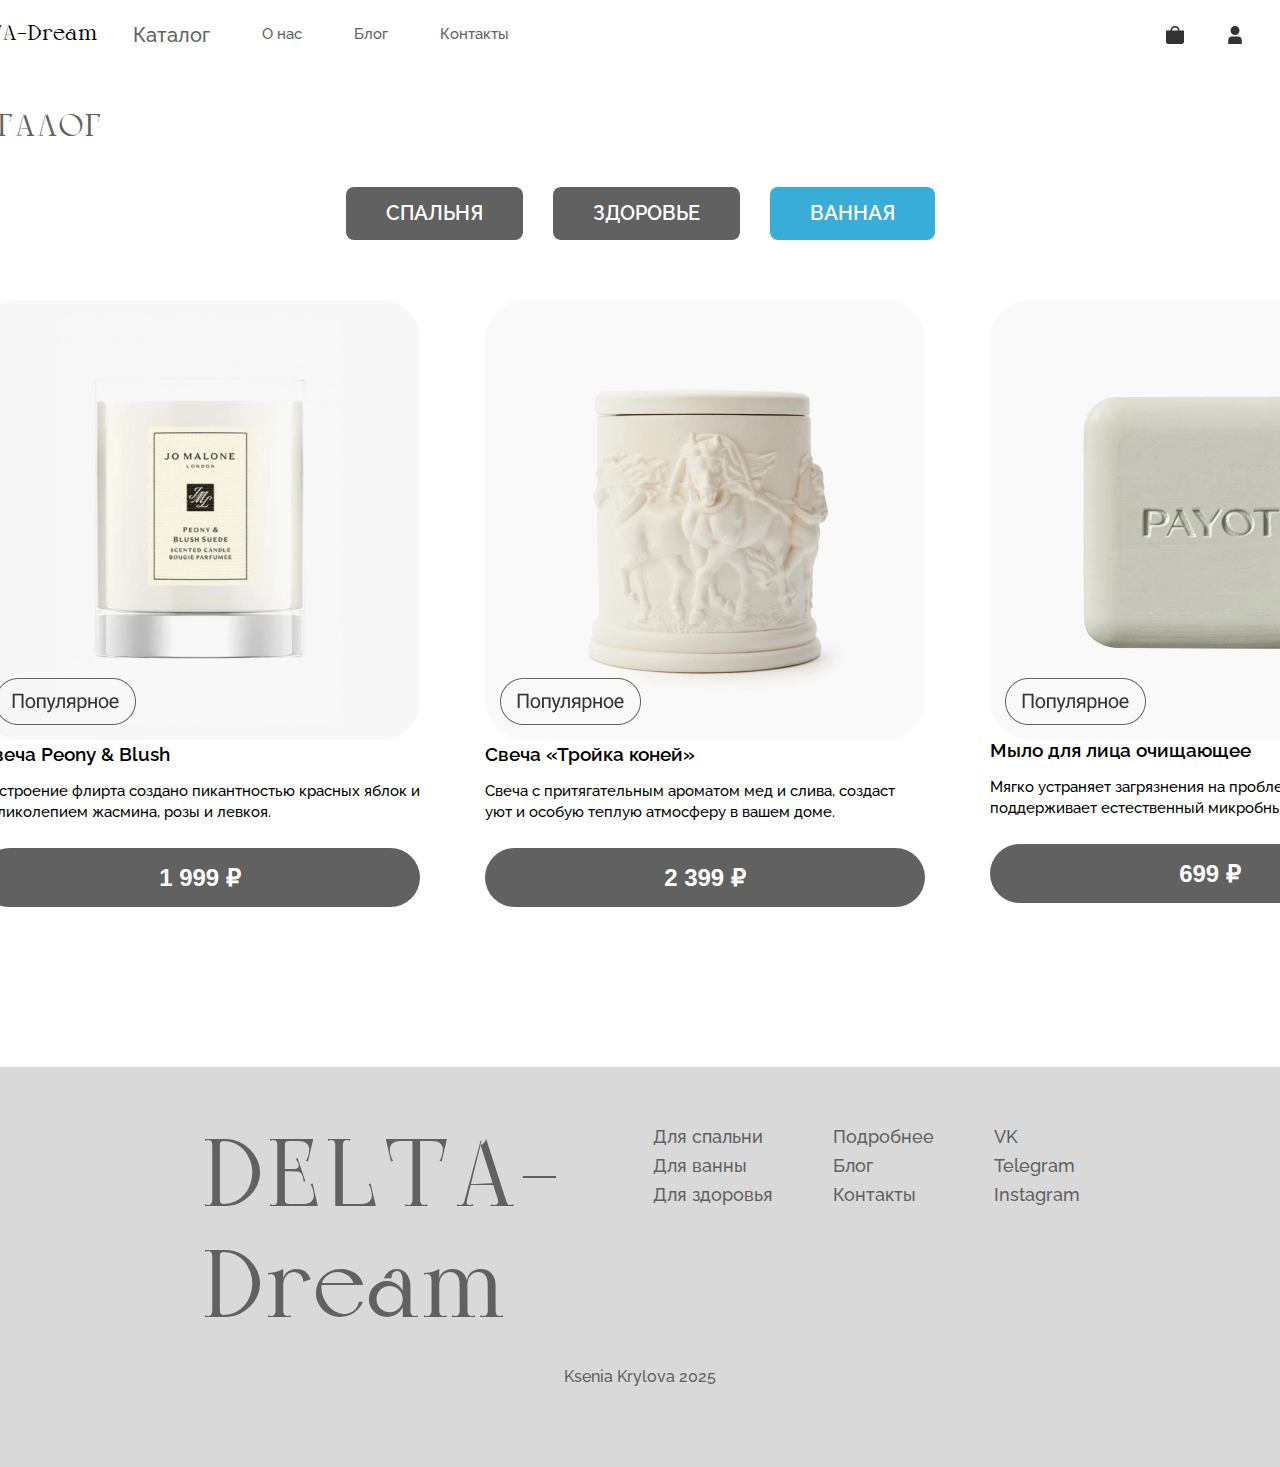
<file: katalog_vanna.html>
<!DOCTYPE html>
<html lang="RU">
<head>
    <meta charset="UTF-8">
    <meta name="viewport" content="width=device-width, initial-scale=1.0">
    <link rel="stylesheet" href="normalize.css">
    <link rel="stylesheet" href="index.css">
    <title>DELTA-Dream - Каталог здоровья</title>
    <style>
        
        .add-to-cart-animation {
            animation: addToCart 0.3s ease;
        }
        
        @keyframes addToCart {
            0% {
                transform: scale(1);
            }
            50% {
                transform: scale(0.95);
                background-color: #2a8db3;
            }
            100% {
                transform: scale(1);
            }
        }
        
        .filter-buttons {
            display: flex;
            justify-content: center;
            gap: 30px;
            margin: 40px 0;
            flex-wrap: wrap;
        }
        
        .filter-btn {
            padding: 15px 40px;
            background-color: #616161;
            color: white;
            border: none;
            border-radius: 8px;
            font-family: 'Railway', sans-serif;
            font-weight: 600;
            font-size: 5rem;
            cursor: pointer;
            transition: all 0.3s ease;
        }
        
        .filter-btn:hover {
            background-color: #38ADD8;
            transform: translateY(-2px);
        }
        
        .filter-btn.active {
            background-color: #38ADD8;
        }
        
        
        .catalog-title {
            font-family: 'Calypso', sans-serif;
            font-weight: 500;
            font-size: 8rem;
            color: #616161;
            
            margin: 40px 0 20px;
        }
    </style>
</head>
<body>
    <div class="page">
        <main class="page_content">
            <header class="header">
                <nav class="nav1">
                    <div class="logo">DELTA-Dream</div>    
                    <a href="katalog.html">Каталог</a>
                    <a href="index.html" class="nav_link">О нас</a>
                    <a href="index.html#blog" class="nav_link">Блог</a>
                    <a href="index.html#contact" class="nav_link">Контакты</a>
                </nav>
                <nav class="nav2">
                    <a href="cart.html" class="nav_link" id="cart-link">
                        <img src="./src/assets/icons/Корзина.svg" alt="корзина" class="first-display">
                    </a>
                    <img src="./src/assets/icons/Профиль.svg" alt="профиль" class="first-display">
                    <a href="#" class="nav_link">Вход</a>
                </nav>
            </header>
            

            <h1 class="catalog-title">КАТАЛОГ</h1>
            
            
            <div class="filter-buttons">
                <button class="filter-btn" onclick="window.location.href='katalog.html'">
                    СПАЛЬНЯ
                </button>
                <button class="filter-btn active" onclick="window.location.href='katalog_zdorove.html'">
                    ЗДОРОВЬЕ
                </button>
                <button class="filter-btn active" onclick="window.location.href='katalog_vanna.html'">
                    ВАННАЯ
                </button>
            </div>

            <div class="projects" id="katalog">
                <div class="projects_list">
                    <div class="card">
                        <div class="card_content">
                            <a href="id_peony.html" class="nav_link">
                            <img src="src/assets/image/свеча_пион.png" alt="PION" class="card_img"></a>
                            <h4 class="card_title_p">Свеча Peony & Blush</h4>
                            <p class="card_description">Настроение флирта создано пикантностью красных яблок и великолепием жасмина, розы и левкоя.</p>
                            <button class="btn btn_round add-to-cart-btn" 
                                    data-product-id="13" 
                                    data-product-name="Свеча Peony & Blush" 
                                    data-product-price="1999" 
                                    data-product-image="src/assets/image/свеча_пион.png">
                                1 999 ₽
                            </button>
                        </div>
                        <div class="card_content">
                            <a href="id_troika.html" class="nav_link">
                            <img src="src/assets/image/свеча_тройка.png" alt="Troika" class="card_img"></a>
                            <h4 class="card_title_p">Свеча «Тройка коней»</h4>
                            <p class="card_description">Cвеча с притягательным ароматом мед и слива, создаст уют и особую теплую атмосферу в вашем доме.</p>
                            <button class="btn btn_round add-to-cart-btn" 
                                    data-product-id="14" 
                                    data-product-name="Свеча «Тройка коней»" 
                                    data-product-price="2399" 
                                    data-product-image="src/assets/image/свеча_тройка.png">
                                2 399 ₽
                            </button>
                        </div>
                        <div class="card_content">
                            <img src="src/assets/image/мыло.png" alt="Soap" class="card_img">
                            <h4 class="card_title_p">Мыло для лица очищающее</h4>
                            <p class="card_description">Мягко устраняет загрязнения на проблемных участках, поддерживает естественный микробный баланс кожи.</p>
                            <button class="btn btn_round add-to-cart-btn" 
                                    data-product-id="15" 
                                    data-product-name="Мыло для лица очищающее" 
                                    data-product-price="699" 
                                    data-product-image="src/assets/image/мыло.png">
                                699 ₽
                            </button>
                        </div>
                        
                    </div>
                </div>
            </div>
        </main>
    </div>
    
    <footer class="footer">
        <div class="footer-content">
            <div class="logo">DELTA-Dream</div>
            <div class="footer_colomn">
                <ul>
                    <li>Для спальни</li>
                    <li>Для ванны</li>
                    <li>Для здоровья</li>
                </ul>
            </div>
            <div class="footer_colomn">
                <ul>
                    <li>Подробнее</li>
                    <li>Блог</li>
                    <li>Контакты</li>
                </ul>
            </div>
            <div class="footer_colomn">
                <ul>
                    <li>VK</li>
                    <li>Telegram</li>
                    <li>Instagram</li>   
                </ul>
            </div>
        </div>
        <div class="copyright">Ksenia Krylova 2025</div> 
    </footer>
    
    <script>
        document.addEventListener('DOMContentLoaded', function() {
            const cartLink = document.getElementById('cart-link');
            function getCart() {
                const cart = localStorage.getItem('cart');
                return cart ? JSON.parse(cart) : [];
            }
            function saveCart(cart) {
                localStorage.setItem('cart', JSON.stringify(cart));
            }
            function animateButton(button) {
                button.classList.add('add-to-cart-animation');
                setTimeout(() => {
                    button.classList.remove('add-to-cart-animation');
                }, 300);
            }

            function addToCart(product) {
                const cart = getCart();

                const existingItemIndex = cart.findIndex(item => item.id === product.id);
                
                if (existingItemIndex !== -1) {
                    cart[existingItemIndex].quantity += 1;
                } else {
                    cart.push({
                        id: product.id,
                        name: product.name,
                        price: product.price,
                        image: product.image,
                        quantity: 1
                    });
                }
                saveCart(cart);
            }
            document.querySelectorAll('.add-to-cart-btn').forEach(button => {
                button.addEventListener('click', function() {
                    const product = {
                        id: parseInt(this.getAttribute('data-product-id')),
                        name: this.getAttribute('data-product-name'),
                        price: parseInt(this.getAttribute('data-product-price')),
                        image: this.getAttribute('data-product-image')
                    };
                    
                    addToCart(product);
                    animateButton(this);
                });
            });
            const logo = document.querySelector('.logo');
            if (logo) {
                logo.addEventListener('click', function() {
                    window.location.href = 'index.html';
                });
                logo.style.cursor = 'pointer';
            }
            document.querySelectorAll('.filter-btn').forEach(btn => {
                if (btn.textContent.trim() === 'ВАННАЯ') {
                    btn.classList.add('active');
                } else {
                    btn.classList.remove('active');
                }
            });
        });
    </script>
</body>
</html>
</file>
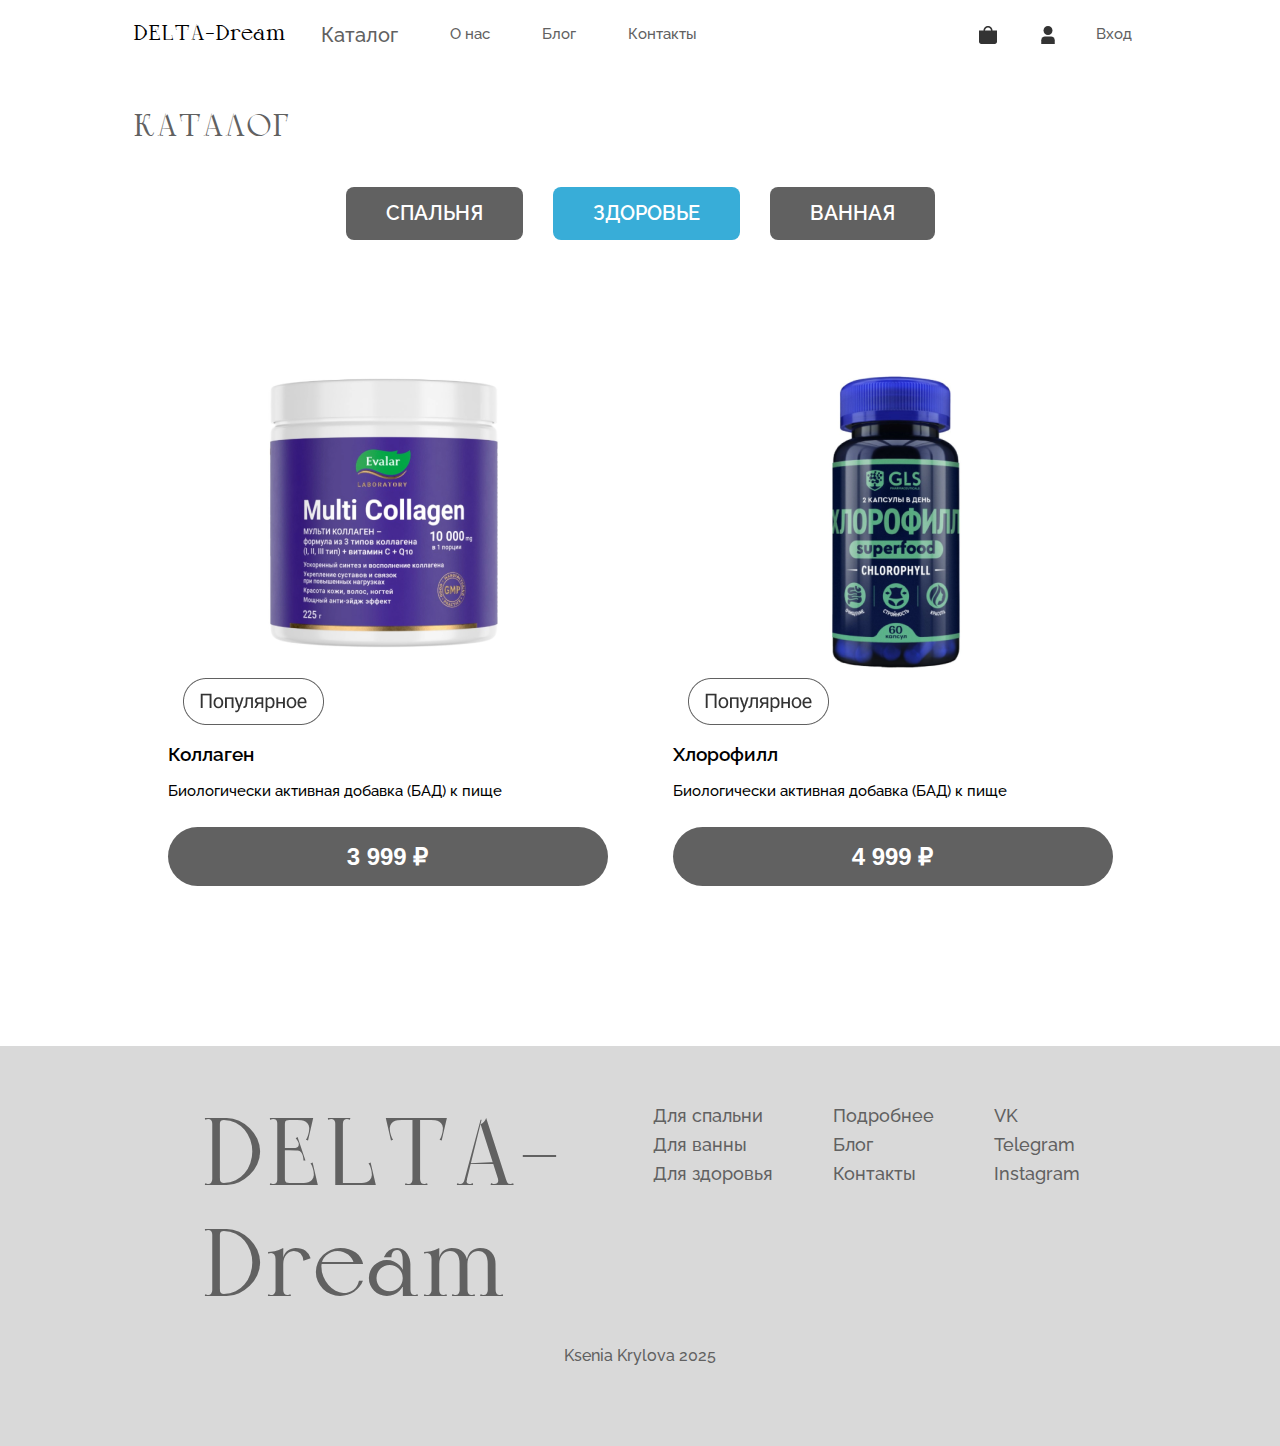
<file: katalog_zdorove.html>
<!DOCTYPE html>
<html lang="RU">
<head>
    <meta charset="UTF-8">
    <meta name="viewport" content="width=device-width, initial-scale=1.0">
    <link rel="stylesheet" href="normalize.css">
    <link rel="stylesheet" href="index.css">
    <title>DELTA-Dream - Каталог здоровья</title>
    <style>

        .add-to-cart-animation {
            animation: addToCart 0.3s ease;
        }
        
        @keyframes addToCart {
            0% {
                transform: scale(1);
            }
            50% {
                transform: scale(0.95);
                background-color: #2a8db3;
            }
            100% {
                transform: scale(1);
            }
        }

        .filter-buttons {
            display: flex;
            justify-content: center;
            gap: 30px;
            margin: 40px 0;
            flex-wrap: wrap;
        }
        
        .filter-btn {
            padding: 15px 40px;
            background-color: #616161;
            color: white;
            border: none;
            border-radius: 8px;
            font-family: 'Railway', sans-serif;
            font-weight: 600;
            font-size: 5rem;
            cursor: pointer;
            transition: all 0.3s ease;
        }
        
        .filter-btn:hover {
            background-color: #38ADD8;
            transform: translateY(-2px);
        }
        
        .filter-btn.active {
            background-color: #38ADD8;
        }

        .catalog-title {
            font-family: 'Calypso', sans-serif;
            font-weight: 500;
            font-size: 8rem;
            color: #616161;
            
            margin: 40px 0 20px;
        }
    </style>
</head>
<body>
    <div class="page">
        <main class="page_content">
            <header class="header">
                <nav class="nav1">
                    <div class="logo">DELTA-Dream</div>    
                    <a href="katalog.html">Каталог</a>
                    <a href="index.html" class="nav_link">О нас</a>
                    <a href="index.html#blog" class="nav_link">Блог</a>
                    <a href="index.html#contact" class="nav_link">Контакты</a>
                </nav>
                <nav class="nav2">
                    <a href="cart.html" class="nav_link" id="cart-link">
                        <img src="./src/assets/icons/Корзина.svg" alt="корзина" class="first-display">
                    </a>
                    <img src="./src/assets/icons/Профиль.svg" alt="профиль" class="first-display">
                    <a href="#" class="nav_link">Вход</a>
                </nav>
            </header>


            <h1 class="catalog-title">КАТАЛОГ</h1>
            
            <div class="filter-buttons">
                <button class="filter-btn" onclick="window.location.href='katalog.html'">
                    СПАЛЬНЯ
                </button>
                <button class="filter-btn active" onclick="window.location.href='katalog _zdorove.html'">
                    ЗДОРОВЬЕ
                </button>
                <button class="filter-btn active" onclick="window.location.href='katalog_vanna.html'">
                    ВАННАЯ
                </button>
            </div>


            <div class="projects" id="katalog">
                <div class="projects_list">
                    <div class="card">
                        <div class="card_content">
                            <a href="id_collagen.html" class="nav_link">
                                <img src="src/assets/image/коллаген.png" alt="Collagen" class="card_img">
                            </a>
                            
                            <h4 class="card_title_p">Коллаген</h4>
                            <p class="card_description">Биологически активная добавка (БАД) к пище</p>
                            <button class="btn btn_round add-to-cart-btn" 
                                    data-product-id="4" 
                                    data-product-name="Коллаген" 
                                    data-product-price="3999" 
                                    data-product-image="src/assets/image/коллаген.png">
                                3 999 ₽
                            </button>
                        </div>
                        <div class="card_content">
                            <a href="id_clorofill.html" class="nav_link">
                                <img src="src/assets/image/хлорофил.png" alt="Clorofill" class="card_img">
                            </a>
                            
                            <h4 class="card_title_p">Хлорофилл</h4>
                            <p class="card_description">Биологически активная добавка (БАД) к пище</p>
                            <button class="btn btn_round add-to-cart-btn" 
                                    data-product-id="5" 
                                    data-product-name="Хлорофилл" 
                                    data-product-price="4999" 
                                    data-product-image="src/assets/image/хлорофил.png">
                                4 999 ₽
                            </button>
                        </div>
                        
                    </div>
                </div>
            </div>
        </main>
    </div>
    
    <footer class="footer">
        <div class="footer-content">
            <div class="logo">DELTA-Dream</div>
            <div class="footer_colomn">
                <ul>
                    <li>Для спальни</li>
                    <li>Для ванны</li>
                    <li>Для здоровья</li>
                </ul>
            </div>
            <div class="footer_colomn">
                <ul>
                    <li>Подробнее</li>
                    <li>Блог</li>
                    <li>Контакты</li>
                </ul>
            </div>
            <div class="footer_colomn">
                <ul>
                    <li>VK</li>
                    <li>Telegram</li>
                    <li>Instagram</li>   
                </ul>
            </div>
        </div>
        <div class="copyright">Ksenia Krylova 2025</div> 
    </footer>
    
    <script>
        document.addEventListener('DOMContentLoaded', function() {

            const cartLink = document.getElementById('cart-link');

            function getCart() {
                const cart = localStorage.getItem('cart');
                return cart ? JSON.parse(cart) : [];
            }
            function saveCart(cart) {
                localStorage.setItem('cart', JSON.stringify(cart));
            }
            function animateButton(button) {
                button.classList.add('add-to-cart-animation');
                setTimeout(() => {
                    button.classList.remove('add-to-cart-animation');
                }, 300);
            }
            function addToCart(product) {
                const cart = getCart();
                const existingItemIndex = cart.findIndex(item => item.id === product.id);
                
                if (existingItemIndex !== -1) {
                    cart[existingItemIndex].quantity += 1;
                } else {
                    cart.push({
                        id: product.id,
                        name: product.name,
                        price: product.price,
                        image: product.image,
                        quantity: 1
                    });
                }
                saveCart(cart);
            }
            document.querySelectorAll('.add-to-cart-btn').forEach(button => {
                button.addEventListener('click', function() {
                    const product = {
                        id: parseInt(this.getAttribute('data-product-id')),
                        name: this.getAttribute('data-product-name'),
                        price: parseInt(this.getAttribute('data-product-price')),
                        image: this.getAttribute('data-product-image')
                    };
                    
                    addToCart(product);
                    animateButton(this);
                });
            });
            const logo = document.querySelector('.logo');
            if (logo) {
                logo.addEventListener('click', function() {
                    window.location.href = 'index.html';
                });
                logo.style.cursor = 'pointer';
            }
            document.querySelectorAll('.filter-btn').forEach(btn => {
                if (btn.textContent.trim() === 'ЗДОРОВЬЕ') {
                    btn.classList.add('active');
                } else {
                    btn.classList.remove('active');
                }
            });
        });
    </script>
</body>
</html>
</file>
<file: index.css>
@font-face {
    font-family: 'CAlYPSO';
    src: url(./src/assets/fonts/Calypso.ttf);
    font-weight: 500;
}

@font-face {
    font-family: 'Railway';
    src: url(./src/assets/fonts/Raleway-VariableFont_wght.ttf);
    font-weight: 500;
}

@font-face {
    font-family: 'Railway';
    src: url(./src/assets/fonts/Raleway-VariableFont_wght.ttf);
    font-weight: 600;
}

:root {
    --gray:#D9D9D9;
    --dark-grey:#616161;
    --size-base: 4px;
    --content-with-max:1360px;
    --header-height: 50px;
}

.add-to-cart-animation {
            animation: addToCart 0.3s ease;
        }
        
        @keyframes addToCart {
            0% {
                transform: scale(1);
            }
            50% {
                transform: scale(0.95);
                background-color: #2a8db3;
            }
            100% {
                transform: scale(1);
            }
        }

        .add-to-cart-btn {
            display: flex;
            flex-direction: column;
            align-items: center;
            justify-content: center;
            padding: 15px;
            font-size: 18px;
            font-weight: 600;
        }

        .card_title1 {
            font-family: 'Railway';
            font-weight: 600;
            font-size: 6rem;
            text-align: center;
            width: 100%;
            margin: 10px 0;
            transition: all 0.3s ease;
        }
        
   
        .card_title1 a {
            color: inherit;
            text-decoration: none;
        }
        
        .card_title1 a:hover {
            color: inherit;
            text-decoration: none;
        }
        
 
        .category-card {
            cursor: pointer;
            transition: transform 0.3s ease;
        }
        
        .category-card:hover {
            transform: translateY(-5px);
        }

html {
    font-size: 4px;
    scroll-behavior: smooth;
    scroll-padding-top: var(--header-height);
}

body {
    font-size: 4rem;
    padding-top: var(--header-height);
}

html, body {
    margin: 0;
    padding: 0;
    min-height: 100vh;
}

h1, h2, h3, h4 {
    margin: 0;
}


.logo{
    font-family: 'CALYPSO';
    font-weight: 500;
    font-size: 12rem;
}

.a{
    color: #616161;
}

.nav1, .nav2{
    font-family:'Railway';
    font-size: 5rem;
}

.card_title{
    font-family: 'CALYPSO';
    font-weight: 500;
    font-size: 16rem;
}

.card_title1{
    font-family: 'CALYPSO';
    font-weight: 500;
    font-size: 16rem;
}

.card_description{
    font-family: 'Railway';
    font-weight: 300;
    font-size: 5rem;
}
.data-product-price{
    font-family: 'Railway';

}
.add-to-cart-btn {
    font-family: 'Raleway', sans-serif;
    font-weight: 600;
}
.card_title_p{
    font-family: 'Railway';
    font-weight: 700;
    font-size: 6rem;

}

.card_title1{
    font-family: 'Railway';
    font-weight: 600;
    font-size: 6rem;
}


.card_title2{
    font-family: 'CALYPSO';
    font-weight: 500;
    font-size: 16rem;
}


.page {
  display: flex;
  flex-direction: column;

  align-items: center;

  position: relative;

  
}

.page__content {
  display: flex;
  flex-direction: column;

  padding: calc(var(--size-base)*30) 0 calc(var(--size-base)*70);
  row-gap: calc(var(--size-base)*25);

  width: 100%;
  max-width: var(--content-width-max);

  
}

.header {
    display: flex;
    flex-direction: row;
    justify-content: space-between;
    align-items: center;

}

.nav1 {
    display: flex;
    align-items: center;
    column-gap:calc(var(--size-base)*10);
}

.nav2 {
    display: flex;
    align-items: center;
    column-gap:calc(var(--size-base)*10);
}

.nav1 a, .nav2 a {
            text-decoration: none;
            color:#616161;
            padding: calc(var(--size-base)*2) calc(var(--size-base)*4);
            
            transition: all 0.3s ease;
        }

        .nav1 a:hover, .nav2 a:hover {
            color:#38ADD8;
            transform: translateY(-2px);
        }

.nav2 img {
    width: 6rem;
    height: 6rem;    
    transition: all 0.3s ease;
    
}

.nav2 img:hover {    
    transform: scale(1.1);
}



.nav2 .nav_link:hover {
    color:#38ADD8;
    transform: translateY(-2px);
}

.first-display {
    display: flex;
    flex-direction: column;


}

.projects {
    display: flex;
    flex-direction: column;
}

.projects_list {
    display: flex;
    flex-direction: column;
    max-width: calc(var(--size-base)*340);

}
.card {
            display: flex;
            gap: 20px; 
            margin-bottom: 100px; 
        }

.card_title2{
    display: flex;
    justify-content: center;
}

.card_content {
            display: flex;
            flex-direction: column;  
        }

.card_content1 {
            display: flex;
            flex-direction: row;
        }

.card_title1 {
            text-align: center; 
            width: 100%;
        } 
            .card_title1:hover {
            color:#38ADD8;
            transform: translateY(-2px);
        
        }


.btn {
    padding: calc(var(--size-base)*4) calc(var(--size-base)*8);
    border: none;
    border-radius: calc(var(--size-base)*8); 
    background-color:#616161;
    color:white;
    font-size: 6rem;
    transition: all 0.3s ease;
    margin-top: 10px;
}

.btn:hover {
    background-color: #38ADD8; 
    transform: translateY(-2px);
    
}

.faq-container {
    display: flex;
    gap: 40px;
    width: 100%;
    max-width: 1200px;
    margin: 0 auto;
    align-items: flex-start;
}

.faq-image {
    flex: 0 0 400px;
}

.faq-section {
    flex: 1;
    width: 100%;
}

.faq-item {
    margin-bottom: 20px;
    border-bottom: 1px solid #e0e0e0;
}

.faq-question {
    display: flex;
    justify-content: space-between;
    align-items: center;
    width: 100%;
    padding: 20px 0;
    background: none;
    border: none;
    text-align: left;
    font-family: 'Railway';
    font-weight: 600;
    font-size: 5rem;
    color: #616161;
    cursor: pointer;
    transition: all 0.3s ease;
    position: relative;
}

.faq-question:hover {
    color: #38ADD8;
}

.faq-question::after {
    content: '';
    position: absolute;
    bottom: 0;
    left: 0;
    width: 100%;
    height: 1px;
    background-color: #e0e0e0;
}

.faq-icon {
    font-family: 'Railway';
    font-weight: 400;
    font-size: 6rem;
    color: #616161;
    transition: all 0.3s ease;
    margin-left: 20px;
}

.faq-question.active .faq-icon {
    color: #38ADD8;
    transform: rotate(0deg);
}

.faq-answer {
    max-height: 0;
    overflow: hidden;
    transition: max-height 0.3s ease;
}

.faq-answer p {
    padding: 20px 0;
    margin: 0;
    font-family: 'Railway';
    font-weight: 300;
    font-size: 4.5rem;
    color: #616161;

}
.footer {
    display: grid;
    grid-template-rows: 1fr auto;
    background-image: url('/src/assets/img/Footer.png');
    padding: calc(var(--size-base)*15) calc(var(--size-base)*50);
    margin-top: calc(var(--size-base)*10);
}

.footer-content {
    display: grid;
    grid-template-columns: 1fr repeat(3, auto);
    gap: calc(var(--size-base)*15);
    max-width: var(--content-width-max);
    margin: 0 auto;
}

.footer .logo {
    font-family: 'CALYPSO';
    font-weight: 500;
    font-size: 24rem;
    color: #616161;
}

.copyright {
    display: grid;
    place-items: center;
    font-family: 'Railway';
    font-weight: 300;
    font-size: 4rem;
    color: #616161;
    margin: 0;
    padding: calc(var(--size-base)*5) 0;
}

.footer_colomn ul {
    list-style: none;
    margin: 0;
    padding: 0;
    display: grid;
    gap: calc(var(--size-base)*2);
}

.footer_colomn li {
    font-family: 'Railway';
    font-weight: 400;
    font-size: 4.5rem;
    color: #616161;
    transition: color 0.3s ease;
    cursor: pointer;
}

.footer_colomn li:hover {
    color: #38ADD8;
}

.socials {
    display: grid;
}
.copyright {
            display: flex;
            flex-direction: row;
            justify-content: center;
            
        }

@media (max-width: 1440px) {
    .page {
        padding: 0 20px;
    }
    
    .header {
        padding: 15px 0;
    }
    
    .first-display img {
        max-height: 500px;
        object-fit: cover;
    }
    
    .projects_list {
        padding: 0 15px;
    }
    
    .card {
        gap: 25px;
    }
    
    .card_content {
        padding: 20px;
    }
}

@media (max-width: 1280px) {
    .nav1, .nav2 {
        gap: 20px;
    }
    
    .nav_link {
        font-size: 15px;
    }
    
    .logo {
        font-size: 22px;
    }
    
    .card_title, .card_title2 {
        font-size: 28px;
    }
    
    .card_title_p {
        font-size: 19px;
    }
    
    .card_description {
        font-size: 15px;
        line-height: 1.4;
    }
    
    .faq-container {
        flex-direction: column;
        gap: 30px;
    }
    
    .faq-image {
        width: 100%;
    }
    
    .faq-img {
        width: 100%;
        height: 300px;
        object-fit: cover;
    }
}

@media (max-width: 1024px) {
    .header {
        flex-direction: column;
        gap: 15px;
    }
    
    .nav1, .nav2 {
        width: 100%;
        justify-content: center;
        flex-wrap: wrap;
    }
    
    .nav1 {
        order: 2;
    }
    
    .nav2 {
        order: 1;
        justify-content: flex-end;
        padding-right: 20px;
    }
    
    .first-display img {
        max-height: 400px;
    }
    
    .card {
        flex-direction: column;
    }
    
    .card:not(:first-of-type) {
        flex-direction: row;
        flex-wrap: wrap;
    }
    
    .card:not(:first-of-type) .card_content {
        flex: 1 1 calc(50% - 20px);
        min-width: 250px;
    }
    
    .card_content1 {
        flex-direction: column;
    }
    
    .btn {
        padding: 10px 20px;
        font-size: 15px;
    }
    
    .footer-content {
        flex-wrap: wrap;
        gap: 30px;
    }
    
    .footer_colomn {
        flex: 1 1 calc(33.333% - 30px);
        min-width: 150px;
    }
}

@media (max-width: 768px) {
    .page {
        padding: 0 10px;
    }
    
    .nav1, .nav2 {
        gap: 15px;
    }
    
    .nav_link {
        font-size: 14px;
    }
    
    .logo {
        font-size: 20px;
    }
    
    .first-display img {
        max-height: 300px;
    }
    
    .card_title, .card_title2 {
        font-size: 24px;
    }
    
    .card:not(:first-of-type) .card_content {
        flex: 1 1 100%;
    }
    
    .faq-question {
        font-size: 16px;
        padding: 15px;
    }
    
    .faq-answer {
        padding: 0 15px 15px;
    }
    
    .footer-content {
        flex-direction: column;
        text-align: center;
    }
    
    .footer_colomn {
        width: 100%;
    }
}

@media (max-width: 480px) {
    .nav1, .nav2 {
        flex-direction: column;
        align-items: center;
        gap: 10px;
    }
    
    .nav_link {
        width: 100%;
        text-align: center;
        padding: 8px 0;
    }
    
    .first-display img {
        max-height: 250px;
    }
    
    .card_title, .card_title2 {
        font-size: 22px;
        text-align: center;
    }
    
    .btn {
        width: 100%;
        max-width: 200px;
        margin: 0 auto;
        display: block;
    }
    
    .copyright {
        font-size: 14px;
    }
}
</file>
<file: cart.css>
@font-face {
    font-family: 'CAlYPSO';
    src: url(./src/assets/fonts/Calypso.ttf);
    font-weight: 500;
}

@font-face {
    font-family: 'Railway';
    src: url(./src/assets/fonts/Raleway-VariableFont_wght.ttf);
    font-weight: 500;
}

@font-face {
    font-family: 'Railway';
    src: url(./src/assets/fonts/Raleway-VariableFont_wght.ttf);
    font-weight: 600;
}


        .cart-page {
            display: flex;
            flex-direction: column;
            gap: calc(var(--size-base)*15);
            max-width: var(--content-width-max);
            margin: 0 auto;
        }
        
        .cart-header {
            display: flex;
            justify-content: space-between;
            align-items: center;
            padding-bottom: calc(var(--size-base)*8);
            border-bottom: 1px solid var(--gray);
        }
        
        .cart-title {
            font-family: Calypso;
            font-weight: 500;
            font-size: 10rem;
            color: #616161;
            margin: 0;
        }
        
        .cart-items {
            display: flex;
            flex-direction: column;
            gap: calc(var(--size-base)*8);
        }
        

        .cart-item {
            display: flex;
            align-items: center;
            gap: calc(var(--size-base)*6);
            padding: calc(var(--size-base)*8) 0;
            border-bottom: 1px solid var(--gray);
            background-color: white;
            transition: all 0.3s ease;
        }
        
        .cart-item:last-child {
            border-bottom: none;
        }
        
        .cart-item-image {
            width: 120px;
            height: 120px;
            object-fit: cover;
            border-radius: calc(var(--size-base)*2);
            flex-shrink: 0;
        }
        
        .cart-item-info {
            display: flex;
            align-items: center;
            justify-content: space-between;
            flex: 1;
            gap: calc(var(--size-base)*4);
        }
        
        .cart-item-title-price {
            display: flex;
            flex-direction: column;
            gap: calc(var(--size-base)*2);
            min-width: 200px;
        }
        
        .cart-item-title {
            font-family: 'Railway';
            font-weight: 600;
            font-size: 5.5rem;
            color: #616161;
            margin: 0;
        }
        
        .cart-item-price {
            font-family: 'Railway';
            font-weight: 600;
            font-size: 6rem;
            color: #616161;
            white-space: nowrap;
        }
        
        .cart-item-controls {
            display: flex;
            align-items: center;
            gap: calc(var(--size-base)*8);
        }
        
        .quantity-controls {
            display: flex;
            align-items: center;
            gap: calc(var(--size-base)*2);
        }
        
        .quantity-btn {
            width: 44px;
            height: 44px;
            border-radius: 8px;
            border: 1px solid var(--dark-grey);
            background-color: white;
            font-size: 20px;
            cursor: pointer;
            display: flex;
            align-items: center;
            justify-content: center;
            transition: all 0.3s ease;
            flex-shrink: 0;
        }
        
        .quantity-btn:hover {
            background-color: var(--gray);
        }

        .quantity-input {
            width: 70px;
            height: 44px;
            text-align: center;
            border: 1px solid var(--gray);
            border-radius: 8px;
            font-family: 'Railway';
            font-size: 5.5rem;
            font-weight: 600;
            -moz-appearance: textfield; 
        }
        

        .quantity-input::-webkit-outer-spin-button,
        .quantity-input::-webkit-inner-spin-button {
            -webkit-appearance: none;
            margin: 0;
        }

        .quantity-input::-webkit-outer-spin-button,
        .quantity-input::-webkit-inner-spin-button {
            -webkit-appearance: none;
            margin: 0;
        }
        
        .item-total-price {
            font-family: 'Railway';
            font-weight: 600;
            font-size: 6rem;
            color: #616161;
            min-width: 120px;
            text-align: right;
            white-space: nowrap;
        }
        
        .remove-btn {
            background: none;
            border: none;
            color: #b6b6b6;
            font-family: 'Railway';
            font-size: 4.5rem;
            cursor: pointer;
            transition: color 0.3s ease;
            flex-shrink: 0;
            padding: calc(var(--size-base)*2);
        }
        
        .remove-btn:hover {
            color: #afafaf;
            text-decoration: underline;
        }
        
        .cart-summary {
            display: flex;
            flex-direction: column;
            gap: calc(var(--size-base)*10);
            margin-top: calc(var(--size-base)*15);
            padding-top: calc(var(--size-base)*10);
            border-top: 1px solid var(--gray);
        }
        
        .cart-totals {
            display: flex;
            flex-direction: column;
            gap: calc(var(--size-base)*4);
        }
        
        .total-row {
            display: flex;
            justify-content: space-between;
            font-family: 'Railway';
            font-size: 5rem;
            color: #616161;
        }
        
        .total-label {
            font-weight: 300;
        }
        
        .total-value {
            font-weight: 600;
        }
        
        .grand-total {
            font-size: 6rem;
            padding-top: calc(var(--size-base)*4);
            border-top: 1px solid var(--gray);
        }
        
        .checkout-btn {
            padding: calc(var(--size-base)*6) calc(var(--size-base)*10);
            border-radius: calc(var(--size-base)*8);
            background-color: #4d4d4d;
            color: white;
            font-size: 8rem;
            font-family: 'Railway';
            font-weight: 600;
            border: none;
            cursor: pointer;
            transition: all 0.3s ease;
            display: flex;
            justify-content: center;
            align-items: center;
            gap: calc(var(--size-base)*4);
            width: 100%;
            text-align: center;
        }

        .checkout-btn:hover {
            background-color: #2a8db3;
            transform: translateY(-2px);
        }
        
        .checkout-btn:disabled {
            background-color: #b6b6b6;
            cursor: not-allowed;
            transform: none;
        }
        
        .checkout-btn:disabled:hover {
            background-color: #b6b6b6;
            transform: none;
        }
        
        .total-amount {
            font-weight: 700;
            font-size: 8.5rem;
        }
        
        .empty-cart {
            text-align: center;
            padding: calc(var(--size-base)*20) 0;
            font-family: 'Railway';
            font-size: 6rem;
            color: #616161;
            display: none;
        }
        
        .continue-shopping {
            display: inline-block;
            margin-top: calc(var(--size-base)*8);
            color: #38ADD8;
            text-decoration: none;
            font-weight: 600;
        }
        
        .continue-shopping:hover {
            text-decoration: underline;
        }
        

        .notification {
            position: fixed;
            top: 20px;
            right: 20px;
            background-color: #4CAF50;
            color: white;
            padding: 15px 20px;
            border-radius: 8px;
            box-shadow: 0 4px 12px rgba(0,0,0,0.15);
            z-index: 1000;
            font-family: 'Railway', sans-serif;
            font-size: 4.5rem;
            animation: slideIn 0.3s ease;
        }
        
        .notification.error {
            background-color: #f44336;
        }
        
        .notification.warning {
            background-color: #ff9800;
        }
        
        @keyframes slideIn {
            from {
                transform: translateX(100%);
                opacity: 0;
            }
            to {
                transform: translateX(0);
                opacity: 1;
            }
        }
        
        @keyframes slideOut {
            from {
                transform: translateX(0);
                opacity: 1;
            }
            to {
                transform: translateX(100%);
                opacity: 0;
            }
        }
        

        @media (max-width: 768px) {
            .cart-item {
                flex-direction: column;
                align-items: stretch;
                gap: calc(var(--size-base)*4);
                padding: calc(var(--size-base)*6) 0;
                border-bottom: 1px solid var(--gray);
            }
            
            .cart-item-image {
                width: 100%;
                height: 200px;
            }
            
            .cart-item-info {
                flex-direction: column;
                align-items: stretch;
                gap: calc(var(--size-base)*4);
            }
            
            .cart-item-title-price {
                min-width: auto;
                text-align: center;
            }
            
            .cart-item-controls {
                justify-content: space-between;
                width: 100%;
            }
            
            .item-total-price {
                text-align: center;
                min-width: auto;
            }
            
            .checkout-btn {
                font-size: 6rem;
                padding: calc(var(--size-base)*4) calc(var(--size-base)*6);
            }
            
            .total-amount {
                font-size: 7rem;
            }
        }
        
        
        @media (max-width: 480px) {
            .cart-item-controls {
                flex-direction: column;
                gap: calc(var(--size-base)*4);
            }
            
            .quantity-controls {
                justify-content: center;
            }
            
            .remove-btn {
                align-self: center;
            }
        }
:root {
    --gray:#D9D9D9;
    --dark-grey:#616161;
    --size-base: 4px;
    --content-width-max: 1360px;
    --header-height: 50px;
}

html {
    font-size: 4px;
    scroll-behavior: smooth;
    scroll-padding-top: var(--header-height);
}

body {
    font-size: 4rem;
    padding-top: var(--header-height);
}

html, body {
    margin: 0;
    padding: 0;
    min-height: 100vh;
}

h1, h2, h3, h4 {
    margin: 0;
}

.logo{
    font-family: 'CALYPSO';
    font-weight: 500;
    font-size: 12rem;
}

.a{
    color: #616161;
}

.nav1, .nav2{
    font-family:'Railway';
    font-size: 5rem;
}

.card_title{
    font-family: 'CALYPSO';
    font-weight: 500;
    font-size: 16rem;
}

.card_title1{
    font-family: 'CALYPSO';
    font-weight: 500;
    font-size: 16rem;
}

.card_description{
    font-family: 'Railway';
    font-weight: 300;
    font-size: 5rem;
}

.card_title_p{
    font-family: 'Railway';
    font-weight: 700;
    font-size: 6rem;
}

.card_title1{
    font-family: 'Railway';
    font-weight: 600;
    font-size: 6rem;
}

.card_title2{
    font-family: 'CALYPSO';
    font-weight: 500;
    font-size: 16rem;
}

.page {
  display: flex;
  flex-direction: column;

  align-items: center;

  position: relative;

  
}

.page__content {
  display: flex;
  flex-direction: column;

  padding: calc(var(--size-base)*30) 0 calc(var(--size-base)*70);
  row-gap: calc(var(--size-base)*25);
  width: 100%;
  max-width: var(--content-width-max);
}

.header {
    display: flex;
    flex-direction: row;
    justify-content: space-between;
    align-items: center;

}

.nav1 {
    display: flex;
    align-items: center;
    column-gap:calc(var(--size-base)*10);
}

.nav2 {
    display: flex;
    align-items: center;
    column-gap:calc(var(--size-base)*10);
}

.nav1 a, .nav2 a {
            text-decoration: none;
            color:#616161;
            padding: calc(var(--size-base)*2) calc(var(--size-base)*4);            
            transition: all 0.3s ease;
        }

        .nav1 a:hover, .nav2 a:hover {
            color:#38ADD8;
            transform: translateY(-2px);
        }

.nav2 img {
    width: 6rem;
    height: 6rem;    
    transition: all 0.3s ease;
    
}

.nav2 img:hover {    
    transform: scale(1.1);
}



.nav2 .nav_link:hover {
    color:#38ADD8;
    transform: translateY(-2px);
}

.first-display_button {
    display: grid;
    place-items: center;
}

.projects {
    display: grid;
    margin-bottom: calc(var(--size-base)*20);
}

.projects_list {
    display: grid;
}

.card {
    display: grid;
    grid-template-columns: repeat(2, 1fr);
    gap: calc(var(--size-base)*5);
    margin-bottom: calc(var(--size-base)*15);
    justify-content: center;
    max-width: calc( var(--size-base)*340);
}

.card_content {
    display: grid;
    justify-content: center;
    gap: calc(var(--size-base)*4);
    padding: calc(var(--size-base)*6);
}

.card_content1 {
    display: grid;
    grid-template-columns: repeat(2, 1fr);
    gap: calc(var(--size-base)*4);
    padding: calc(var(--size-base)*6);
}



.card_description {
    
    font-family: 'Railway';
    font-weight: 300;
    font-size: 5rem;
    color: #616161;
    line-height: 1.4;
    margin: 0;
    text-align: left;
    width: 100%;
}

.btn {
    padding: calc(var(--size-base)*1) calc(var(--size-base)*2);
    border-radius: calc(var(--size-base)*8);
    background-color: #616161;
    color: white;
    font-size: 6rem;
    font-family: 'Railway';
    font-weight: 500;
    transition: all 0.3s ease;
    width: 100%;
    text-align: center;
}

.btn:hover {
    background-color: #38ADD8; 
    transform: translateY(-2px);
}

.footer {
    display: grid;
    grid-template-rows: 1fr auto;
    background-image: url('/src/assets/img/Footer.png');
    padding: calc(var(--size-base)*15) calc(var(--size-base)*50);
    margin-top: calc(var(--size-base)*10);
}

.footer-content {
    display: grid;
    grid-template-columns: 1fr repeat(3, auto);
    gap: calc(var(--size-base)*15);
    max-width: var(--content-width-max);
    margin: 0 auto;
}

.footer .logo {
    font-family: 'CALYPSO';
    font-weight: 500;
    font-size: 24rem;
    color: #616161;
}

.copyright {
    display: grid;
    place-items: center;
    font-family: 'Railway';
    font-weight: 300;
    font-size: 4rem;
    color: #616161;
    margin: 0;
    padding: calc(var(--size-base)*5) 0;
}

.footer_colomn ul {
    list-style: none;
    margin: 0;
    padding: 0;
    display: grid;
    gap: calc(var(--size-base)*2);
}

.footer_colomn li {
    font-family: 'Railway';
    font-weight: 400;
    font-size: 4.5rem;
    color: #616161;
    transition: color 0.3s ease;
    cursor: pointer;
}

.footer_colomn li:hover {
    color: #38ADD8;
}

.socials {
    display: grid;
}
</file>
<file: id.css>
@font-face {
    font-family: 'CAlYPSO';
    src: url(./src/assets/fonts/Calypso.ttf);
    font-weight: 500;
}

@font-face {
    font-family: 'Railway';
    src: url(./src/assets/fonts/Raleway-VariableFont_wght.ttf);
    font-weight: 500;
}

@font-face {
    font-family: 'Railway';
    src: url(./src/assets/fonts/Raleway-VariableFont_wght.ttf);
    font-weight: 600;
}

:root {
    --gray:#D9D9D9;
    --dark-grey:#616161;
    --size-base: 4px;
    --content-width-max: 1360px;
    --header-height: 50px;
}

html {
    font-size: 4px;
    scroll-behavior: smooth;
    scroll-padding-top: var(--header-height);
}

body {
    font-size: 4rem;
    padding-top: var(--header-height);
}

html, body {
    margin: 0;
    padding: 0;
    min-height: 100vh;
}

h1, h2, h3, h4 {
    margin: 0;
}

.logo{
    font-family: 'CALYPSO';
    font-weight: 500;
    font-size: 12rem;
}

.a{
    color: #616161;
}

.nav1, .nav2{
    font-family:'Railway';
    font-size: 5rem;
}

.card_title{
    font-family: 'CALYPSO';
    font-weight: 500;
    font-size: 16rem;
}

.card_title1{
    font-family: 'CALYPSO';
    font-weight: 500;
    font-size: 16rem;
}

.card_description{
    font-family: 'Railway';
    font-weight: 300;
    font-size: 5rem;
}

.card_title_p{
    font-family: 'Railway';
    font-weight: 700;
    font-size: 6rem;
}

.card_title1{
    font-family: 'Railway';
    font-weight: 600;
    font-size: 6rem;
}

.card_title2{
    font-family: 'CALYPSO';
    font-weight: 500;
    font-size: 16rem;
}

.page {
  display: flex;
  flex-direction: column;

  align-items: center;

  position: relative;

  
}

.page__content {
  display: flex;
  flex-direction: column;

  padding: calc(var(--size-base)*30) 0 calc(var(--size-base)*70);
  row-gap: calc(var(--size-base)*25);
  width: 100%;
  max-width: var(--content-width-max);
}

.header {
    display: flex;
    flex-direction: row;
    justify-content: space-between;
    align-items: center;

}

.nav1 {
    display: flex;
    align-items: center;
    column-gap:calc(var(--size-base)*10);
}

.nav2 {
    display: flex;
    align-items: center;
    column-gap:calc(var(--size-base)*10);
}

.nav1 a, .nav2 a {
            text-decoration: none;
            color:#616161;
            padding: calc(var(--size-base)*2) calc(var(--size-base)*4);            
            transition: all 0.3s ease;
        }

        .nav1 a:hover, .nav2 a:hover {
            color:#38ADD8;
            transform: translateY(-2px);
        }

.nav2 img {
    width: 6rem;
    height: 6rem;    
    transition: all 0.3s ease;
    
}

.nav2 img:hover {    
    transform: scale(1.1);
}



.nav2 .nav_link:hover {
    color:#38ADD8;
    transform: translateY(-2px);
}

.first-display_button {
    display: grid;
    place-items: center;
}

.projects {
    display: grid;
    margin-bottom: calc(var(--size-base)*20);
}

.projects_list {
    display: grid;
}

.card {
    display: grid;
    grid-template-columns: repeat(2, 1fr);
    gap: calc(var(--size-base)*5);
    margin-bottom: calc(var(--size-base)*15);
    justify-content: center;
    max-width: calc( var(--size-base)*340);
}

.card_content {
    display: grid;
    justify-content: center;
    gap: calc(var(--size-base)*4);
    padding: calc(var(--size-base)*6);
}

.card_content1 {
    display: grid;
    grid-template-columns: repeat(2, 1fr);
    gap: calc(var(--size-base)*4);
    padding: calc(var(--size-base)*6);
}



.card_description {
    
    font-family: 'Railway';
    font-weight: 300;
    font-size: 5rem;
    color: #616161;
    line-height: 1.4;
    margin: 0;
    text-align: left;
    width: 100%;
}

.btn {
    padding: calc(var(--size-base)*1) calc(var(--size-base)*2);
    border-radius: calc(var(--size-base)*8);
    background-color: #616161;
    color: white;
    font-size: 6rem;
    font-family: 'Railway';
    font-weight: 500;
    transition: all 0.3s ease;
    width: 100%;
    text-align: center;
}

.btn:hover {
    background-color: #38ADD8; 
    transform: translateY(-2px);
}

.footer {
    display: grid;
    grid-template-rows: 1fr auto;
    background-image: url('/src/assets/img/Footer.png');
    padding: calc(var(--size-base)*15) calc(var(--size-base)*50);
    margin-top: calc(var(--size-base)*10);
}

.footer-content {
    display: grid;
    grid-template-columns: 1fr repeat(3, auto);
    gap: calc(var(--size-base)*15);
    max-width: var(--content-width-max);
    margin: 0 auto;
}

.footer .logo {
    font-family: 'CALYPSO';
    font-weight: 500;
    font-size: 24rem;
    color: #616161;
}

.copyright {
    display: grid;
    place-items: center;
    font-family: 'Railway';
    font-weight: 300;
    font-size: 4rem;
    color: #616161;
    margin: 0;
    padding: calc(var(--size-base)*5) 0;
}

.footer_colomn ul {
    list-style: none;
    margin: 0;
    padding: 0;
    display: grid;
    gap: calc(var(--size-base)*2);
}

.footer_colomn li {
    font-family: 'Railway';
    font-weight: 400;
    font-size: 4.5rem;
    color: #616161;
    transition: color 0.3s ease;
    cursor: pointer;
}

.footer_colomn li:hover {
    color: #38ADD8;
}

.socials {
    display: grid;
}
</file>
